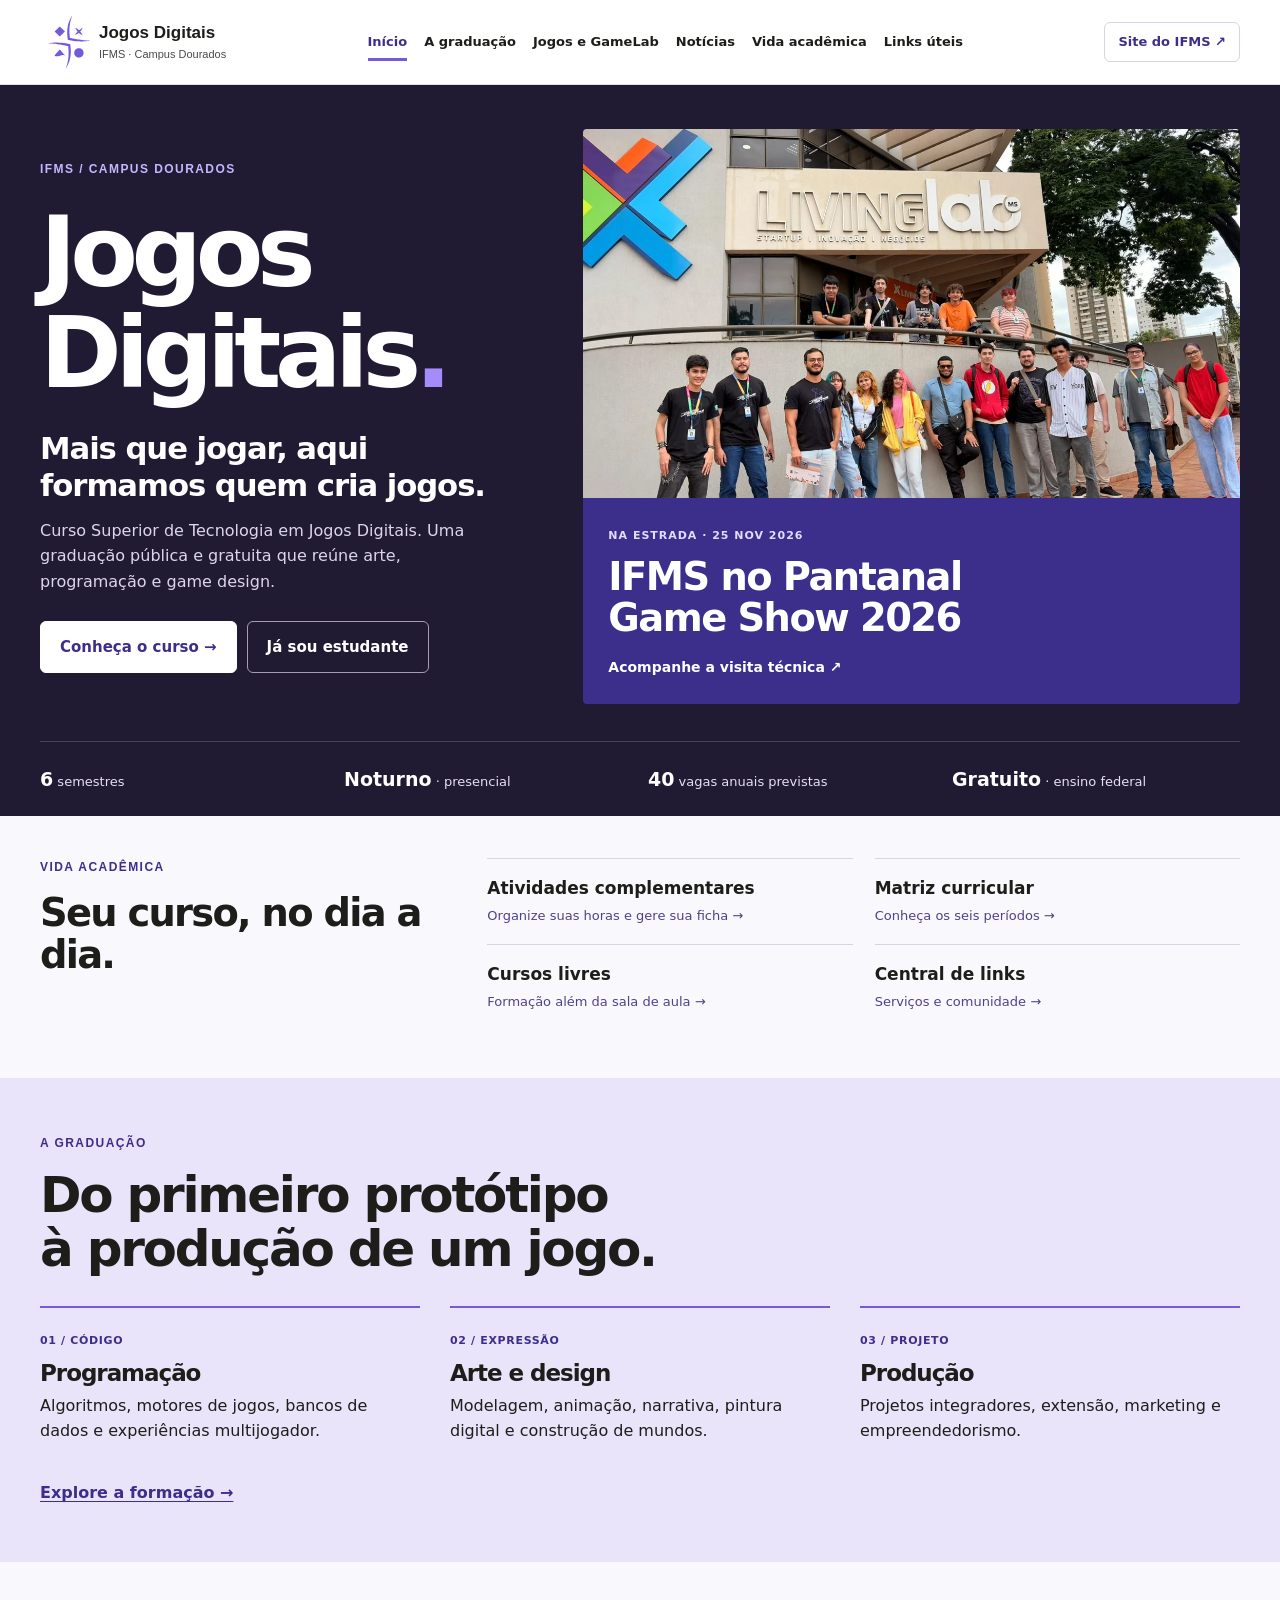
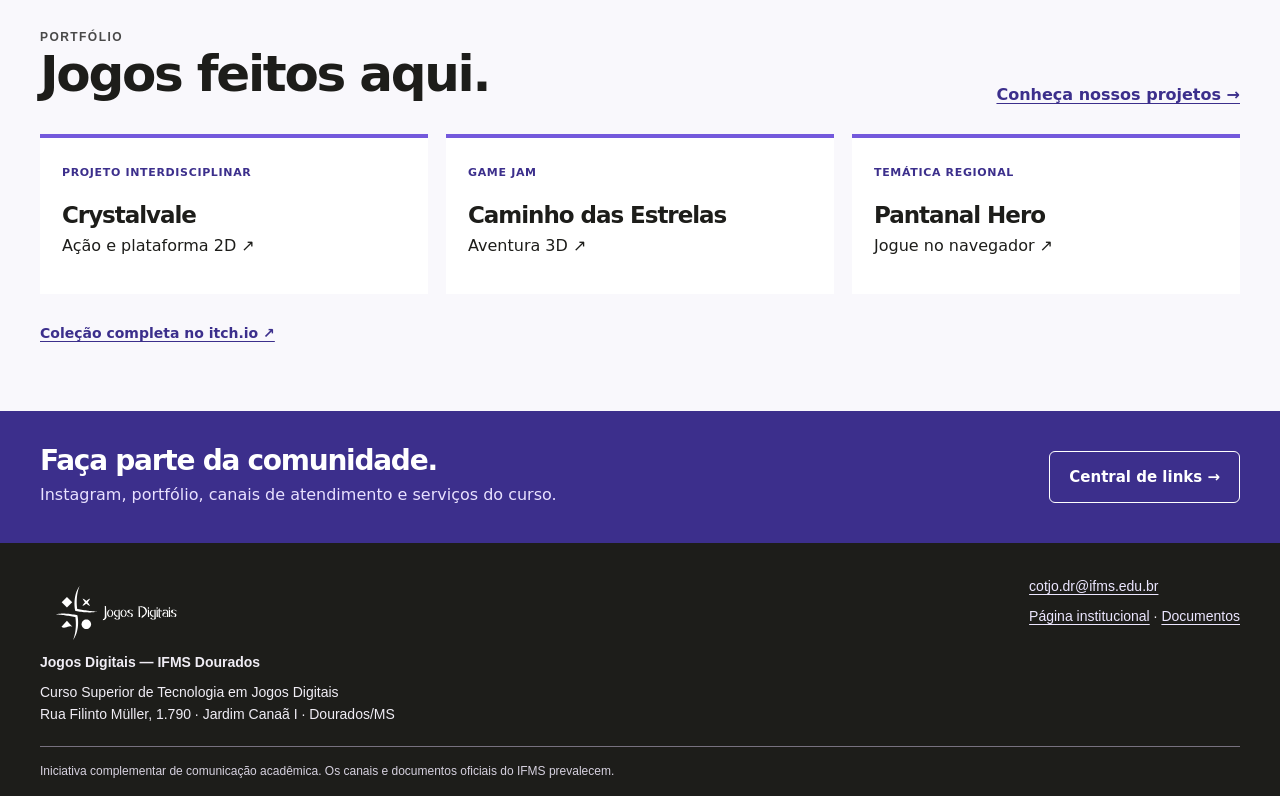
<file: index.html>
<!DOCTYPE html>

<html lang="pt-BR"><head><meta charset="utf-8"/><meta content="width=device-width, initial-scale=1" name="viewport"/><meta content="Curso Superior de Tecnologia em Jogos Digitais do IFMS Campus Dourados. Graduação, projetos e vida acadêmica." name="description"/><title>Início | Jogos Digitais — IFMS Dourados</title><link href="assets/style.css" rel="stylesheet"/><link href="assets/img/marca-roxa.svg" rel="icon" type="image/svg+xml"/></head><body><a class="skip" href="#main">Pular para o conteúdo</a><header class="site-header"><div class="wrap header-inner"><a class="brand" href="index.html"><img alt="" class="brand-symbol" height="92" src="assets/img/marca-roxa.svg" width="76"/><span><b>Jogos Digitais</b><small>IFMS · Campus Dourados</small></span></a><nav aria-label="Navegação principal"><a aria-current="page" href="index.html">Início</a><a href="curso.html">A graduação</a><a href="projetos.html">Jogos e GameLab</a><a href="noticias.html">Notícias</a><a href="estudante.html">Vida acadêmica</a><a href="links.html">Links úteis</a></nav><a class="institution" href="https://www.ifms.edu.br/campi/campus-dourados/cursos/graduacao/jogos-digitais">Site do IFMS ↗</a></div></header><main id="main"><section class="v5-hero"><div class="wrap v5-hero-grid"><div class="v5-intro"><p class="overline">IFMS / CAMPUS DOURADOS</p><h1>Jogos<br/>Digitais<span>.</span></h1><p class="v5-lead">Mais que jogar, aqui formamos quem cria jogos.</p><p>Curso Superior de Tecnologia em Jogos Digitais. Uma graduação pública e gratuita que reúne arte, programação e game design.</p><div class="launch-actions"><a class="btn primary" href="curso.html">Conheça o curso →</a><a class="btn secondary" href="estudante.html">Já sou estudante</a></div></div><a class="v5-feature" href="noticias.html#pantanal"><img alt="Grupo de participantes da visita técnica em frente ao Living Lab MS" height="720" src="assets/img/pantanal-game-show-2026.webp" width="1280"/><div class="v5-feature-caption"><span>NA ESTRADA · 25 NOV 2026</span><h2>IFMS no Pantanal<br/>Game Show 2026</h2><span class="feature-link">Acompanhe a visita técnica ↗</span></div></a></div><div class="wrap v5-facts"><div><b>6</b> semestres</div><div><b>Noturno</b> · presencial</div><div><b>40</b> vagas anuais previstas</div><div><b>Gratuito</b> · ensino federal</div></div></section><div class="wrap v5-access"><div><p class="overline">VIDA ACADÊMICA</p><h2>Seu curso, no dia a dia.</h2></div><div class="access-grid"><a href="atividades.html"><strong>Atividades complementares</strong><span>Organize suas horas e gere sua ficha →</span></a><a href="curso.html#matriz"><strong>Matriz curricular</strong><span>Conheça os seis períodos →</span></a><a href="estudante.html#cursos"><strong>Cursos livres</strong><span>Formação além da sala de aula →</span></a><a href="links.html"><strong>Central de links</strong><span>Serviços e comunidade →</span></a></div></div><section class="v5-study"><div class="wrap"><p class="overline">A GRADUAÇÃO</p><h2>Do primeiro protótipo<br/>à produção de um jogo.</h2><div class="v5-disciplines"><article><span>01 / CÓDIGO</span><h3>Programação</h3><p>Algoritmos, motores de jogos, bancos de dados e experiências multijogador.</p></article><article><span>02 / EXPRESSÃO</span><h3>Arte e design</h3><p>Modelagem, animação, narrativa, pintura digital e construção de mundos.</p></article><article><span>03 / PROJETO</span><h3>Produção</h3><p>Projetos integradores, extensão, marketing e empreendedorismo.</p></article></div><a class="text-link" href="curso.html">Explore a formação →</a></div></section><section class="wrap section"><div class="section-heading"><div><p class="overline">PORTFÓLIO</p><h2>Jogos feitos aqui.</h2></div><a class="text-link" href="projetos.html">Conheça nossos projetos →</a></div><div class="v5-games"><a href="https://emanuel-reiter.itch.io/crystalvale"><span>PROJETO INTERDISCIPLINAR</span><h3>Crystalvale</h3><p>Ação e plataforma 2D ↗</p></a><a href="https://tiojhow.itch.io/caminho-das-estrelas"><span>GAME JAM</span><h3>Caminho das Estrelas</h3><p>Aventura 3D ↗</p></a><a href="https://ilunaria.itch.io/pantanal-hero"><span>TEMÁTICA REGIONAL</span><h3>Pantanal Hero</h3><p>Jogue no navegador ↗</p></a></div><a class="collection" href="https://jogosdigitaisifms.itch.io/">Coleção completa no itch.io ↗</a></section><section class="community"><div class="wrap community-inner"><div><h2>Faça parte da comunidade.</h2><p>Instagram, portfólio, canais de atendimento e serviços do curso.</p></div><a class="btn secondary" href="links.html">Central de links →</a></div></section></main><footer><div class="wrap footer-inner"><div><img alt="Jogos Digitais" class="footer-signature" height="103" src="assets/img/assinatura-branca.svg" width="230"/><strong>Jogos Digitais — IFMS Dourados</strong><p>Curso Superior de Tecnologia em Jogos Digitais<br/>Rua Filinto Müller, 1.790 · Jardim Canaã I · Dourados/MS</p></div><div><a href="mailto:cotjo.dr@ifms.edu.br">cotjo.dr@ifms.edu.br</a><p><a href="https://www.ifms.edu.br/campi/campus-dourados/cursos/graduacao/jogos-digitais">Página institucional</a> · <a href="estudante.html#documentos">Documentos</a></p></div></div><div class="wrap footer-note">Iniciativa complementar de comunicação acadêmica. Os canais e documentos oficiais do IFMS prevalecem.</div></footer></body></html>
</file>
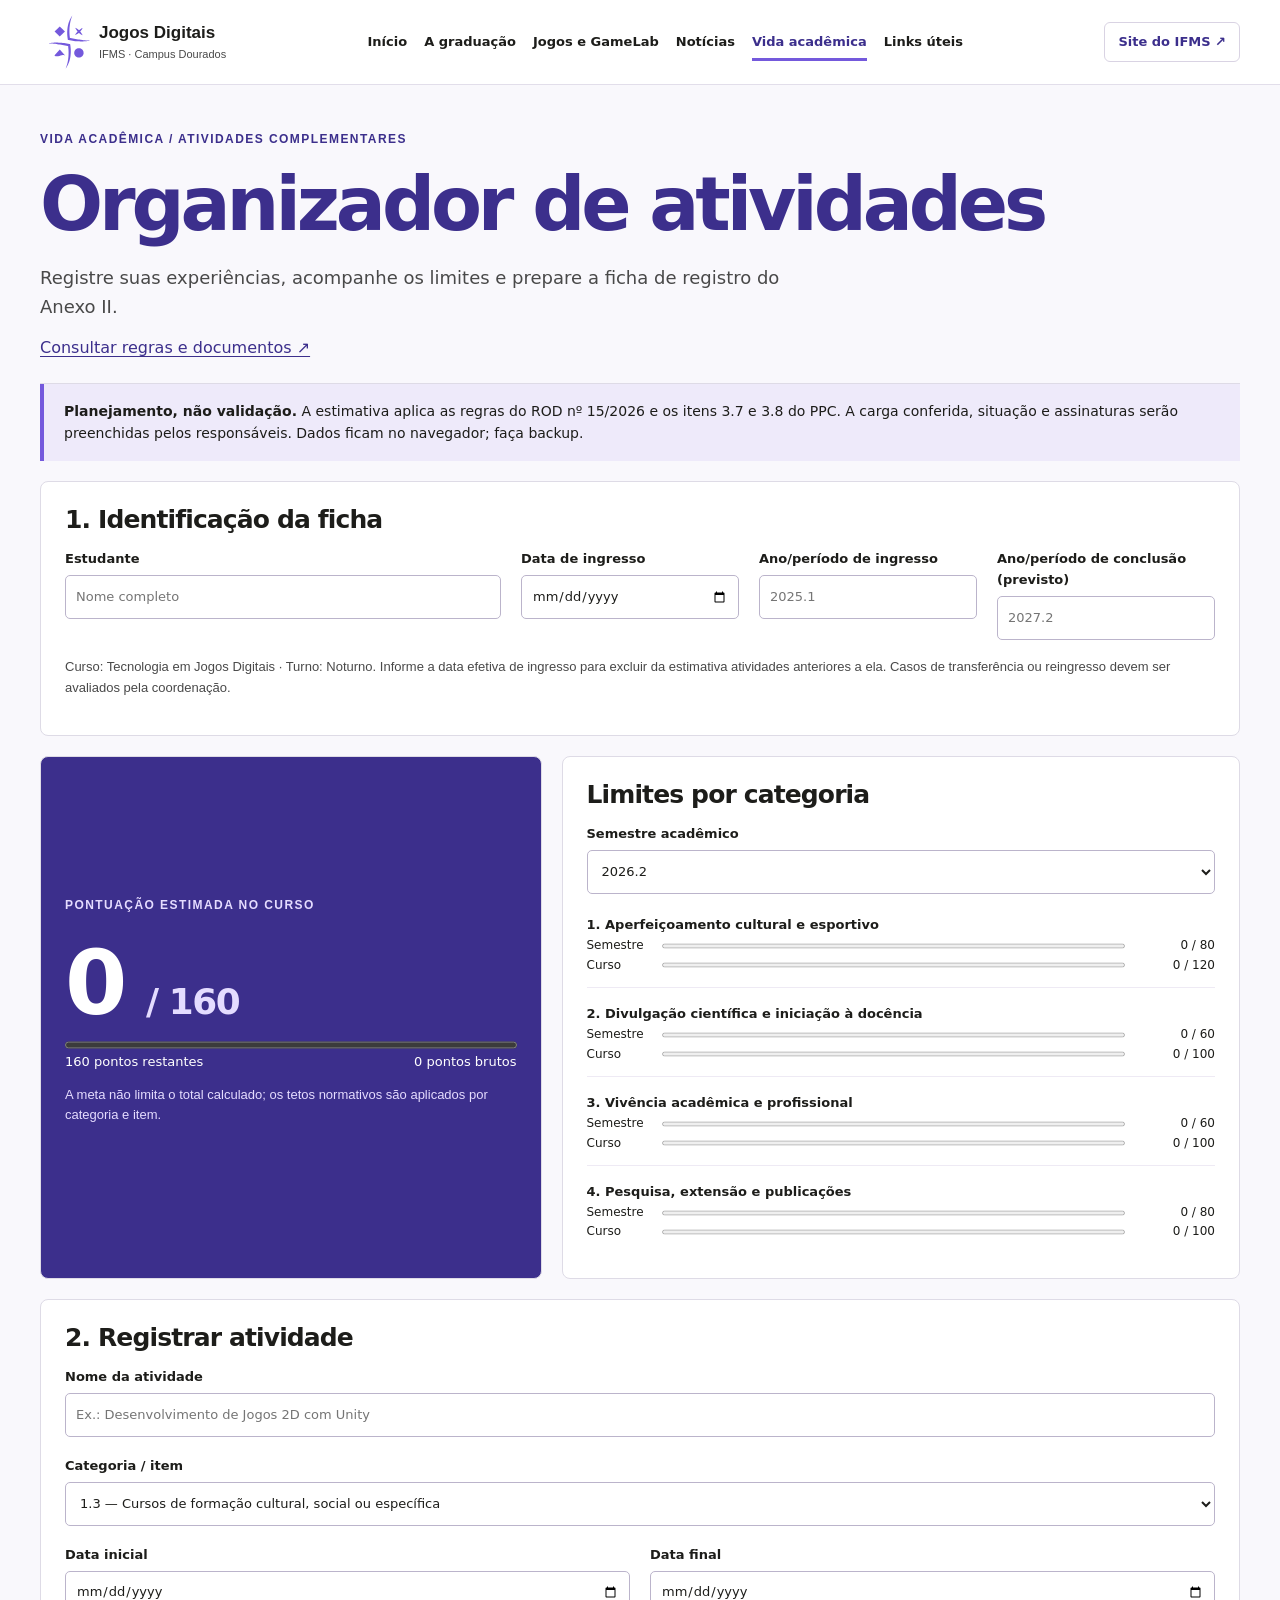
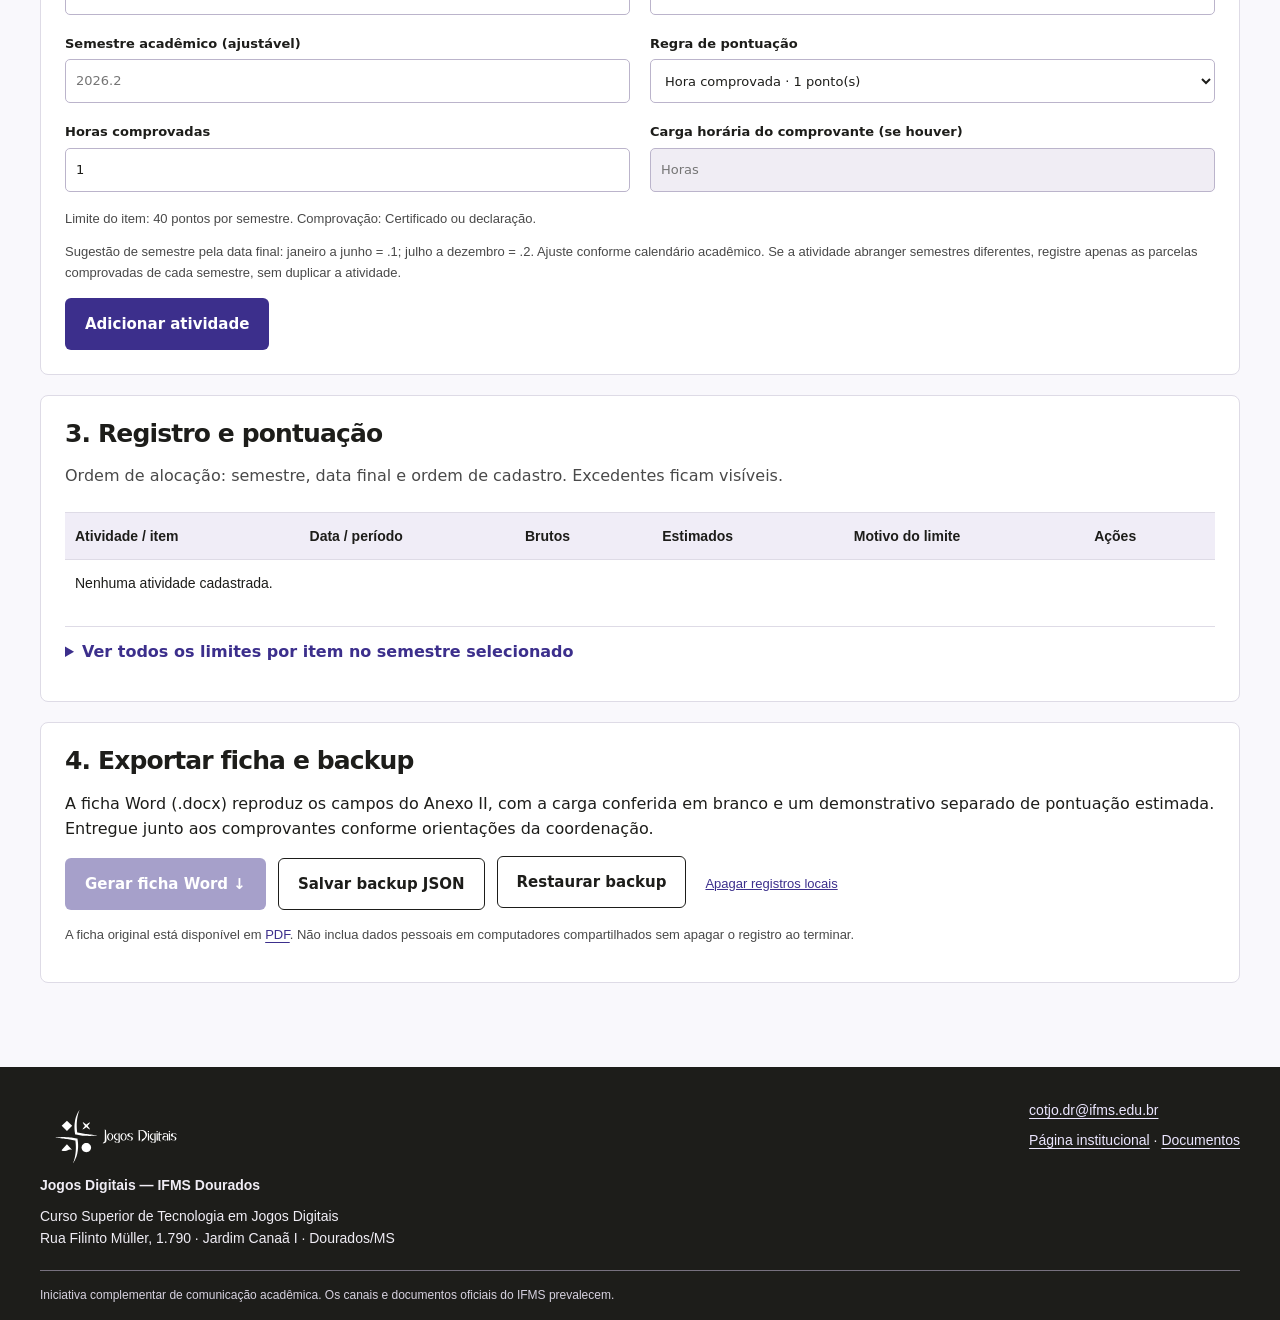
<file: atividades.html>
<!DOCTYPE html>

<html lang="pt-BR"><head><meta charset="utf-8"/><meta content="width=device-width, initial-scale=1" name="viewport"/><meta content="Curso Superior de Tecnologia em Jogos Digitais do IFMS Campus Dourados. Graduação, projetos e vida acadêmica." name="description"/><title>Organizador de atividades | Jogos Digitais — IFMS</title><link href="assets/style.css" rel="stylesheet"/><link href="assets/img/marca-roxa.svg" rel="icon" type="image/svg+xml"/><script defer="" src="assets/atividades.js"></script></head><body><a class="skip" href="#main">Pular para o conteúdo</a><header class="site-header"><div class="wrap header-inner"><a class="brand" href="index.html"><img alt="" class="brand-symbol" height="92" src="assets/img/marca-roxa.svg" width="76"/><span><b>Jogos Digitais</b><small>IFMS · Campus Dourados</small></span></a><nav aria-label="Navegação principal"><a href="index.html">Início</a><a href="curso.html">A graduação</a><a href="projetos.html">Jogos e GameLab</a><a href="noticias.html">Notícias</a><a aria-current="page" href="estudante.html">Vida acadêmica</a><a href="links.html">Links úteis</a></nav><a class="institution" href="https://www.ifms.edu.br/campi/campus-dourados/cursos/graduacao/jogos-digitais">Site do IFMS ↗</a></div></header><main id="main"><section class="wrap page-intro tool-intro"><p class="overline">VIDA ACADÊMICA / ATIVIDADES COMPLEMENTARES</p><h1>Organizador de atividades</h1><p>Registre suas experiências, acompanhe os limites e prepare a ficha de registro do Anexo II.</p><a href="estudante.html#formacao">Consultar regras e documentos ↗</a></section><section class="wrap tool-wrap"><div class="tool-note"><b>Planejamento, não validação.</b> A estimativa aplica as regras do ROD nº 15/2026 e os itens 3.7 e 3.8 do PPC. A carga conferida, situação e assinaturas serão preenchidas pelos responsáveis. Dados ficam no navegador; faça backup.</div><p id="storage-warning" role="status"></p><section class="tool-panel"><h2>1. Identificação da ficha</h2><div class="tool-fields profile-fields"><label>Estudante<input autocomplete="off" id="student" maxlength="150" placeholder="Nome completo"/></label><label>Data de ingresso<input id="entry" type="date"/></label><label>Ano/período de ingresso<input id="entry-period" pattern="[0-9]{4}\.[12]" placeholder="2025.1"/></label><label>Ano/período de conclusão (previsto)<input id="finish" pattern="[0-9]{4}\.[12]" placeholder="2027.2"/></label></div><p class="fineprint">Curso: Tecnologia em Jogos Digitais · Turno: Noturno. Informe a data efetiva de ingresso para excluir da estimativa atividades anteriores a ela. Casos de transferência ou reingresso devem ser avaliados pela coordenação.</p></section><section class="tool-summary"><div class="tool-panel summary-main"><p class="overline">PONTUAÇÃO ESTIMADA NO CURSO</p><strong class="score" id="total-est">0 <small>/ 160</small></strong><progress id="total-progress" max="160" value="0"></progress><div class="progress-meta"><span id="remain">160 pontos restantes</span><span id="raw-total">0 brutos</span></div><p class="fineprint">A meta não limita o total calculado; os tetos normativos são aplicados por categoria e item.</p></div><div class="tool-panel"><h2>Limites por categoria</h2><label>Semestre acadêmico<select id="period-view"></select></label><div id="category-summary"></div></div></section><section class="tool-panel"><h2>2. Registrar atividade</h2><form id="register"><div class="tool-fields"><label class="wide">Nome da atividade<input id="activity" maxlength="180" placeholder="Ex.: Desenvolvimento de Jogos 2D com Unity" required=""/></label><label class="wide">Categoria / item<select id="rule" required=""></select></label><label>Data inicial<input id="start" required="" type="date"/></label><label>Data final<input id="end" required="" type="date"/></label><label>Semestre acadêmico (ajustável)<input id="period" pattern="[0-9]{4}\.[12]" placeholder="2026.2" required=""/></label><label>Regra de pontuação<select id="mode"></select></label><label id="quantity-label">Quantidade<input id="quantity" max="100000" min="0.01" required="" step="any" type="number" value="1"/></label><label>Carga horária do comprovante (se houver)<input id="certificate" max="100000" min="0.01" placeholder="Horas" step="any" type="number"/></label></div><p class="fineprint" id="rule-hint"></p><p class="fineprint">Sugestão de semestre pela data final: janeiro a junho = .1; julho a dezembro = .2. Ajuste conforme calendário acadêmico. Se a atividade abranger semestres diferentes, registre apenas as parcelas comprovadas de cada semestre, sem duplicar a atividade.</p><p id="form-msg" role="alert"></p><div class="tool-actions"><button class="btn primary" id="submit-activity" type="submit">Adicionar atividade</button><button class="btn secondary" hidden="" id="cancel-edit" type="button">Cancelar edição</button></div></form></section><section class="tool-panel"><div class="section-heading"><div><h2>3. Registro e pontuação</h2><p>Ordem de alocação: semestre, data final e ordem de cadastro. Excedentes ficam visíveis.</p></div></div><div aria-label="Atividades cadastradas" class="table-scroll" role="region" tabindex="0"><table class="activity-table"><thead><tr><th>Atividade / item</th><th>Data / período</th><th>Brutos</th><th>Estimados</th><th>Motivo do limite</th><th>Ações</th></tr></thead><tbody id="records"></tbody></table></div><details><summary>Ver todos os limites por item no semestre selecionado</summary><div class="table-scroll" tabindex="0"><table><thead><tr><th>Item</th><th>Brutos</th><th>Estimados</th><th>Teto do item</th></tr></thead><tbody id="item-summary"></tbody></table></div></details></section><section class="tool-panel"><h2>4. Exportar ficha e backup</h2><p>A ficha Word (.docx) reproduz os campos do Anexo II, com a carga conferida em branco e um demonstrativo separado de pontuação estimada. Entregue junto aos comprovantes conforme orientações da coordenação.</p><div class="tool-actions"><button class="btn primary" id="export-docx">Gerar ficha Word ↓</button><button class="btn secondary" id="backup">Salvar backup JSON</button><label class="btn secondary file-btn">Restaurar backup<input accept=".json,application/json" id="restore" type="file"/></label><button class="link-button" id="erase">Apagar registros locais</button></div><p class="fineprint">A ficha original está disponível em <a href="documentos/ficha-atividades-anexo-ii.pdf">PDF</a>. Não inclua dados pessoais em computadores compartilhados sem apagar o registro ao terminar.</p><div hidden="" id="legacy-area"><p>Registros da versão anterior encontrados. Não é possível migrar automaticamente sem datas e categorias. Baixe-os e recadastre os dados.</p><button class="btn secondary" id="legacy-download">Baixar registros anteriores</button></div></section></section></main><footer><div class="wrap footer-inner"><div><img alt="Jogos Digitais" class="footer-signature" height="103" src="assets/img/assinatura-branca.svg" width="230"/><strong>Jogos Digitais — IFMS Dourados</strong><p>Curso Superior de Tecnologia em Jogos Digitais<br/>Rua Filinto Müller, 1.790 · Jardim Canaã I · Dourados/MS</p></div><div><a href="mailto:cotjo.dr@ifms.edu.br">cotjo.dr@ifms.edu.br</a><p><a href="https://www.ifms.edu.br/campi/campus-dourados/cursos/graduacao/jogos-digitais">Página institucional</a> · <a href="estudante.html#documentos">Documentos</a></p></div></div><div class="wrap footer-note">Iniciativa complementar de comunicação acadêmica. Os canais e documentos oficiais do IFMS prevalecem.</div></footer></body></html>
</file>
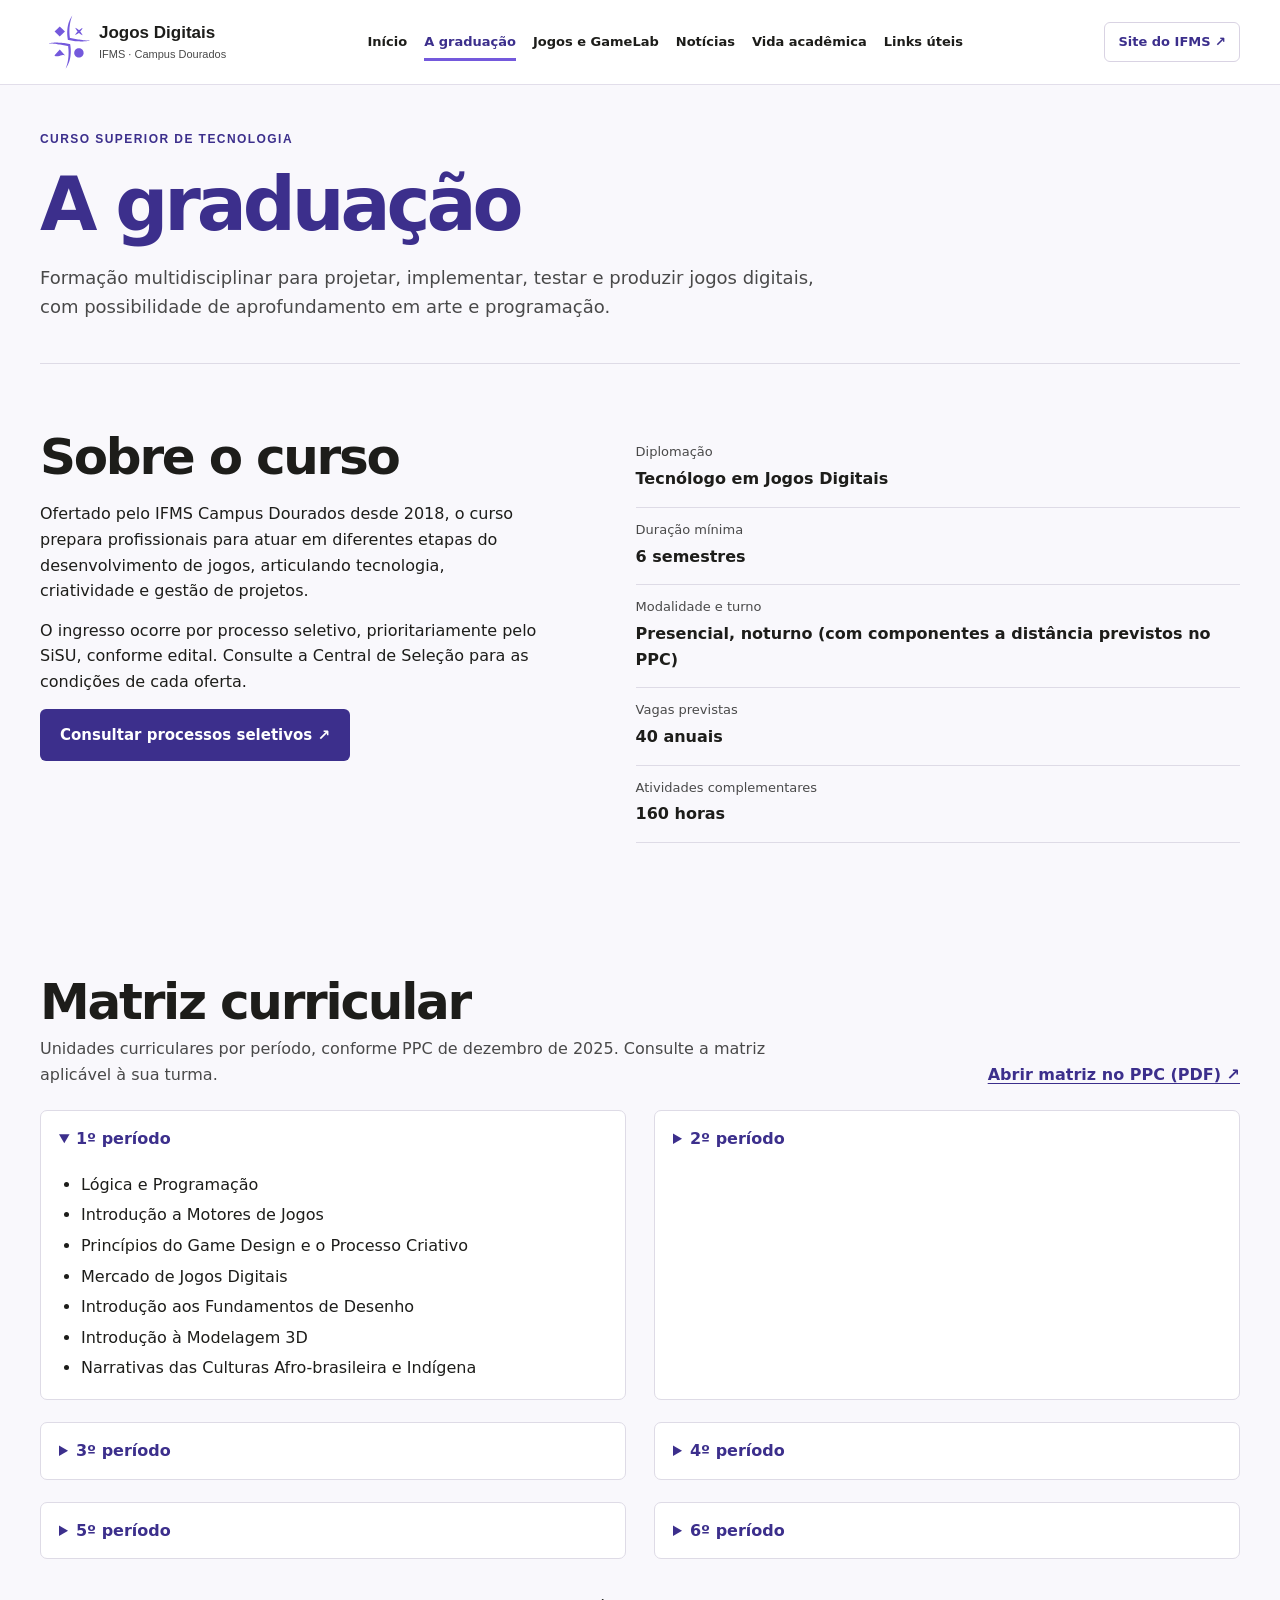
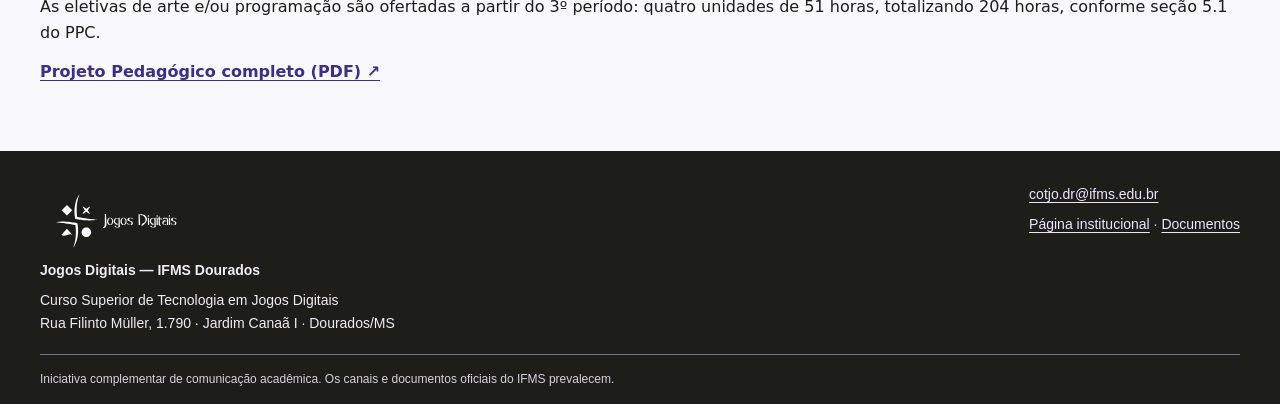
<file: curso.html>
<!DOCTYPE html>

<html lang="pt-BR"><head><meta charset="utf-8"/><meta content="width=device-width, initial-scale=1" name="viewport"/><meta content="Curso Superior de Tecnologia em Jogos Digitais do IFMS Campus Dourados. Graduação, projetos e vida acadêmica." name="description"/><title>A graduação | Jogos Digitais — IFMS Dourados</title><link href="assets/style.css" rel="stylesheet"/><link href="assets/img/marca-roxa.svg" rel="icon" type="image/svg+xml"/></head><body><a class="skip" href="#main">Pular para o conteúdo</a><header class="site-header"><div class="wrap header-inner"><a class="brand" href="index.html"><img alt="" class="brand-symbol" height="92" src="assets/img/marca-roxa.svg" width="76"/><span><b>Jogos Digitais</b><small>IFMS · Campus Dourados</small></span></a><nav aria-label="Navegação principal"><a href="index.html">Início</a><a aria-current="page" href="curso.html">A graduação</a><a href="projetos.html">Jogos e GameLab</a><a href="noticias.html">Notícias</a><a href="estudante.html">Vida acadêmica</a><a href="links.html">Links úteis</a></nav><a class="institution" href="https://www.ifms.edu.br/campi/campus-dourados/cursos/graduacao/jogos-digitais">Site do IFMS ↗</a></div></header><main id="main"><section class="page-intro wrap"><p class="overline">CURSO SUPERIOR DE TECNOLOGIA</p><h1>A graduação</h1><p>Formação multidisciplinar para projetar, implementar, testar e produzir jogos digitais, com possibilidade de aprofundamento em arte e programação.</p></section><section class="wrap section editorial"><div><h2>Sobre o curso</h2><p>Ofertado pelo IFMS Campus Dourados desde 2018, o curso prepara profissionais para atuar em diferentes etapas do desenvolvimento de jogos, articulando tecnologia, criatividade e gestão de projetos.</p><p>O ingresso ocorre por processo seletivo, prioritariamente pelo SiSU, conforme edital. Consulte a Central de Seleção para as condições de cada oferta.</p><a class="btn primary" href="https://selecao.ifms.edu.br/">Consultar processos seletivos ↗</a></div><dl class="course-facts"><div><dt>Diplomação</dt><dd>Tecnólogo em Jogos Digitais</dd></div><div><dt>Duração mínima</dt><dd>6 semestres</dd></div><div><dt>Modalidade e turno</dt><dd>Presencial, noturno (com componentes a distância previstos no PPC)</dd></div><div><dt>Vagas previstas</dt><dd>40 anuais</dd></div><div><dt>Atividades complementares</dt><dd>160 horas</dd></div></dl></section><section class="wrap section" id="matriz"><div class="section-heading"><div><h2>Matriz curricular</h2><p>Unidades curriculares por período, conforme PPC de dezembro de 2025. Consulte a matriz aplicável à sua turma.</p></div><a class="text-link" href="documentos/ppc-2025.pdf#page=40">Abrir matriz no PPC (PDF) ↗</a></div><div class="semester-grid"><details class="semester" open=""><summary>1º período</summary><ul><li>Lógica e Programação</li><li>Introdução a Motores de Jogos</li><li>Princípios do Game Design e o Processo Criativo</li><li>Mercado de Jogos Digitais</li><li>Introdução aos Fundamentos de Desenho</li><li>Introdução à Modelagem 3D</li><li>Narrativas das Culturas Afro-brasileira e Indígena</li></ul></details><details class="semester"><summary>2º período</summary><ul><li>Programação de Jogos e Orientação a Objetos</li><li>Narrativa para Jogos Digitais</li><li>Proporção e Anatomia para Arte Digital</li><li>Pintura Digital e Arte Conceitual</li><li>Modelagem 3D e Level Design</li><li>Texturização</li></ul></details><details class="semester"><summary>3º período</summary><ul><li>Programação em Motores de Jogos 1</li><li>Mecânicas e Level Design</li><li>Eletiva 1 (Trilha)</li><li>Animação 2D</li><li>Design de Personagens e Arte Conceitual</li><li>Esculturas Digitais</li><li>Marketing para Jogos Digitais</li></ul></details><details class="semester"><summary>4º período</summary><ul><li>Programação em Motores de Jogos 2</li><li>Design Gráfico para Jogos Digitais</li><li>Eletiva 2 (Trilha)</li><li>Processo de Desenvolvimento de Jogos Digitais</li><li>Animação 3D</li><li>Empreendedorismo e Inovação</li><li>Atividade de Extensão I</li></ul></details><details class="semester"><summary>5º período</summary><ul><li>Banco de Dados Aplicado para Jogos Digitais</li><li>Multijogador e Nuvem para Jogos</li><li>Eletiva 3 (Trilha)</li><li>Áudio em Jogos Digitais</li><li>Preparação para o Mundo do Trabalho</li><li>Atividade de Extensão II</li><li>Projeto Integrador - Pré-produção</li></ul></details><details class="semester"><summary>6º período</summary><ul><li>Tendências de Motores de Jogos</li><li>Edição de Vídeo para Jogos Digitais</li><li>Eletiva 4 (Trilha)</li><li>Atividade de Extensão III</li><li>Projeto Integrador - Produção</li></ul></details></div><p>As eletivas de arte e/ou programação são ofertadas a partir do 3º período: quatro unidades de 51 horas, totalizando 204 horas, conforme seção 5.1 do PPC.</p><a class="text-link" href="documentos/ppc-2025.pdf">Projeto Pedagógico completo (PDF) ↗</a></section></main><footer><div class="wrap footer-inner"><div><img alt="Jogos Digitais" class="footer-signature" height="103" src="assets/img/assinatura-branca.svg" width="230"/><strong>Jogos Digitais — IFMS Dourados</strong><p>Curso Superior de Tecnologia em Jogos Digitais<br/>Rua Filinto Müller, 1.790 · Jardim Canaã I · Dourados/MS</p></div><div><a href="mailto:cotjo.dr@ifms.edu.br">cotjo.dr@ifms.edu.br</a><p><a href="https://www.ifms.edu.br/campi/campus-dourados/cursos/graduacao/jogos-digitais">Página institucional</a> · <a href="estudante.html#documentos">Documentos</a></p></div></div><div class="wrap footer-note">Iniciativa complementar de comunicação acadêmica. Os canais e documentos oficiais do IFMS prevalecem.</div></footer></body></html>
</file>
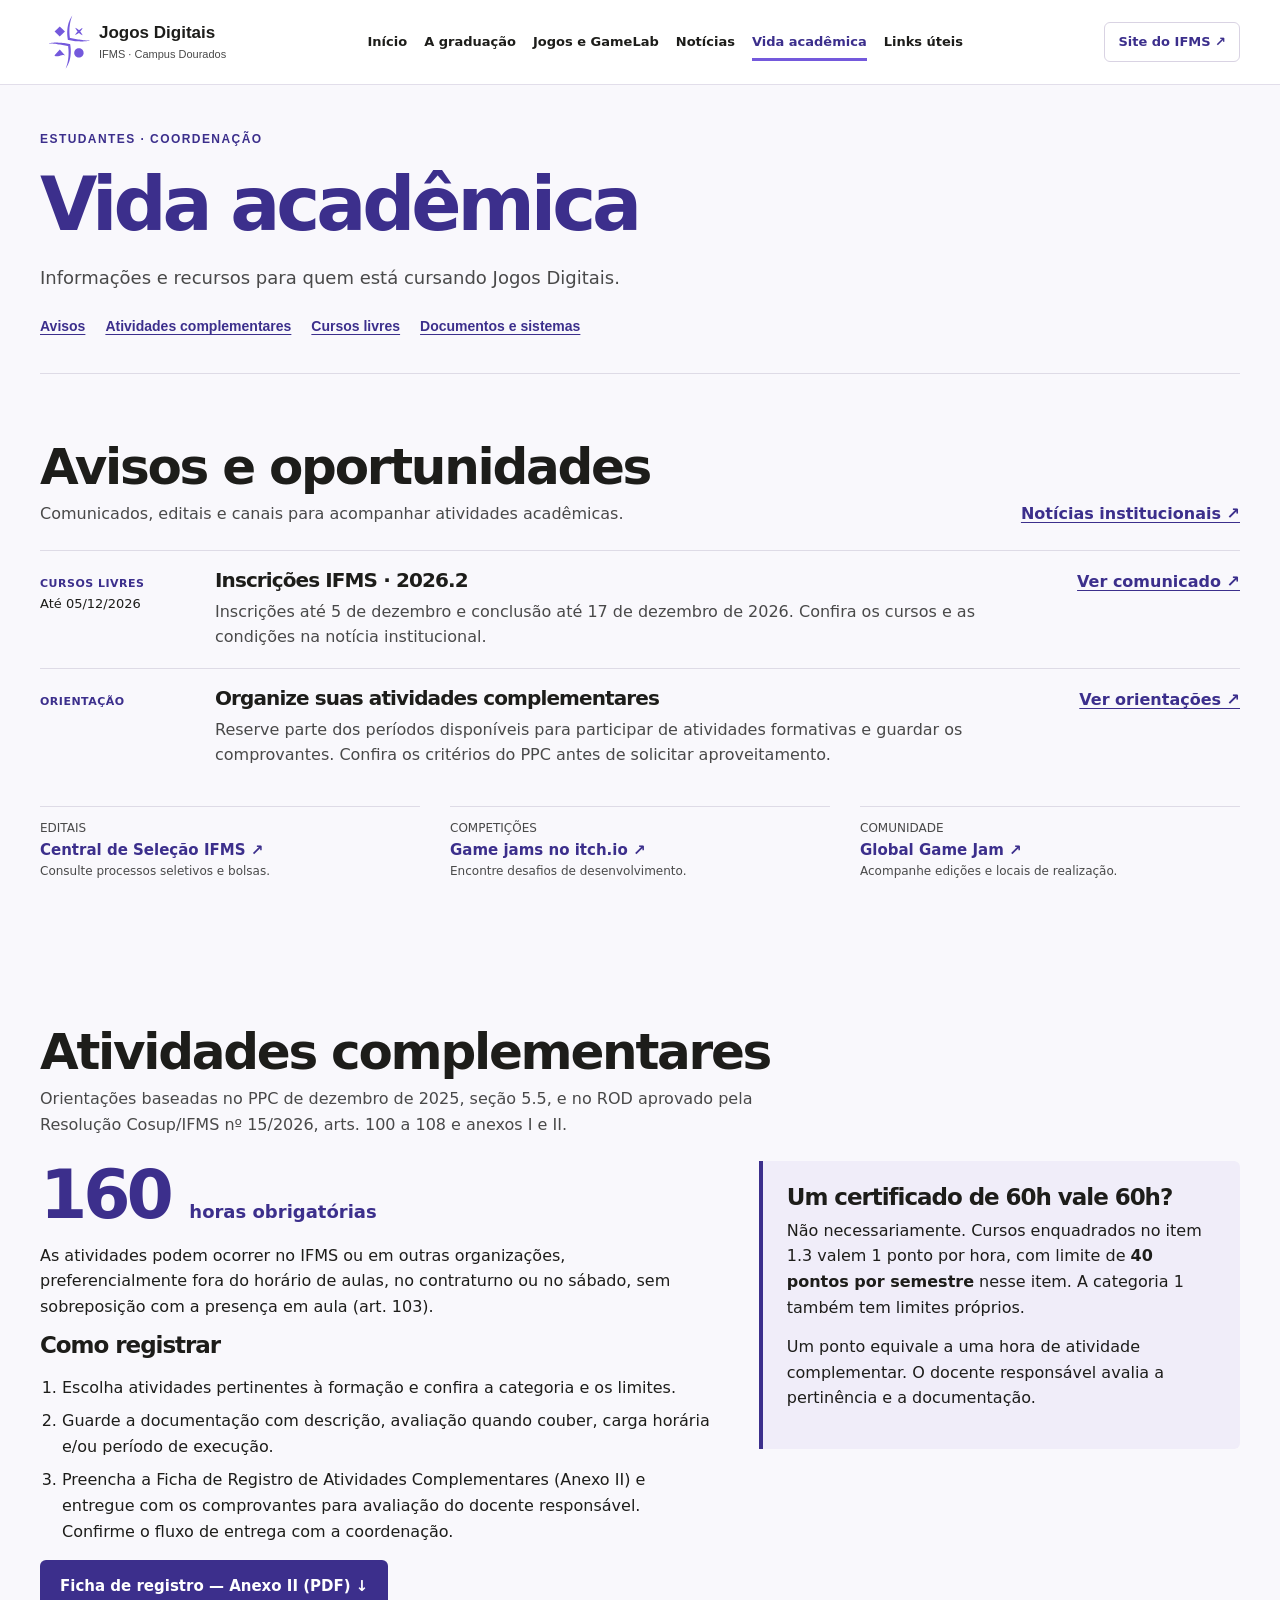
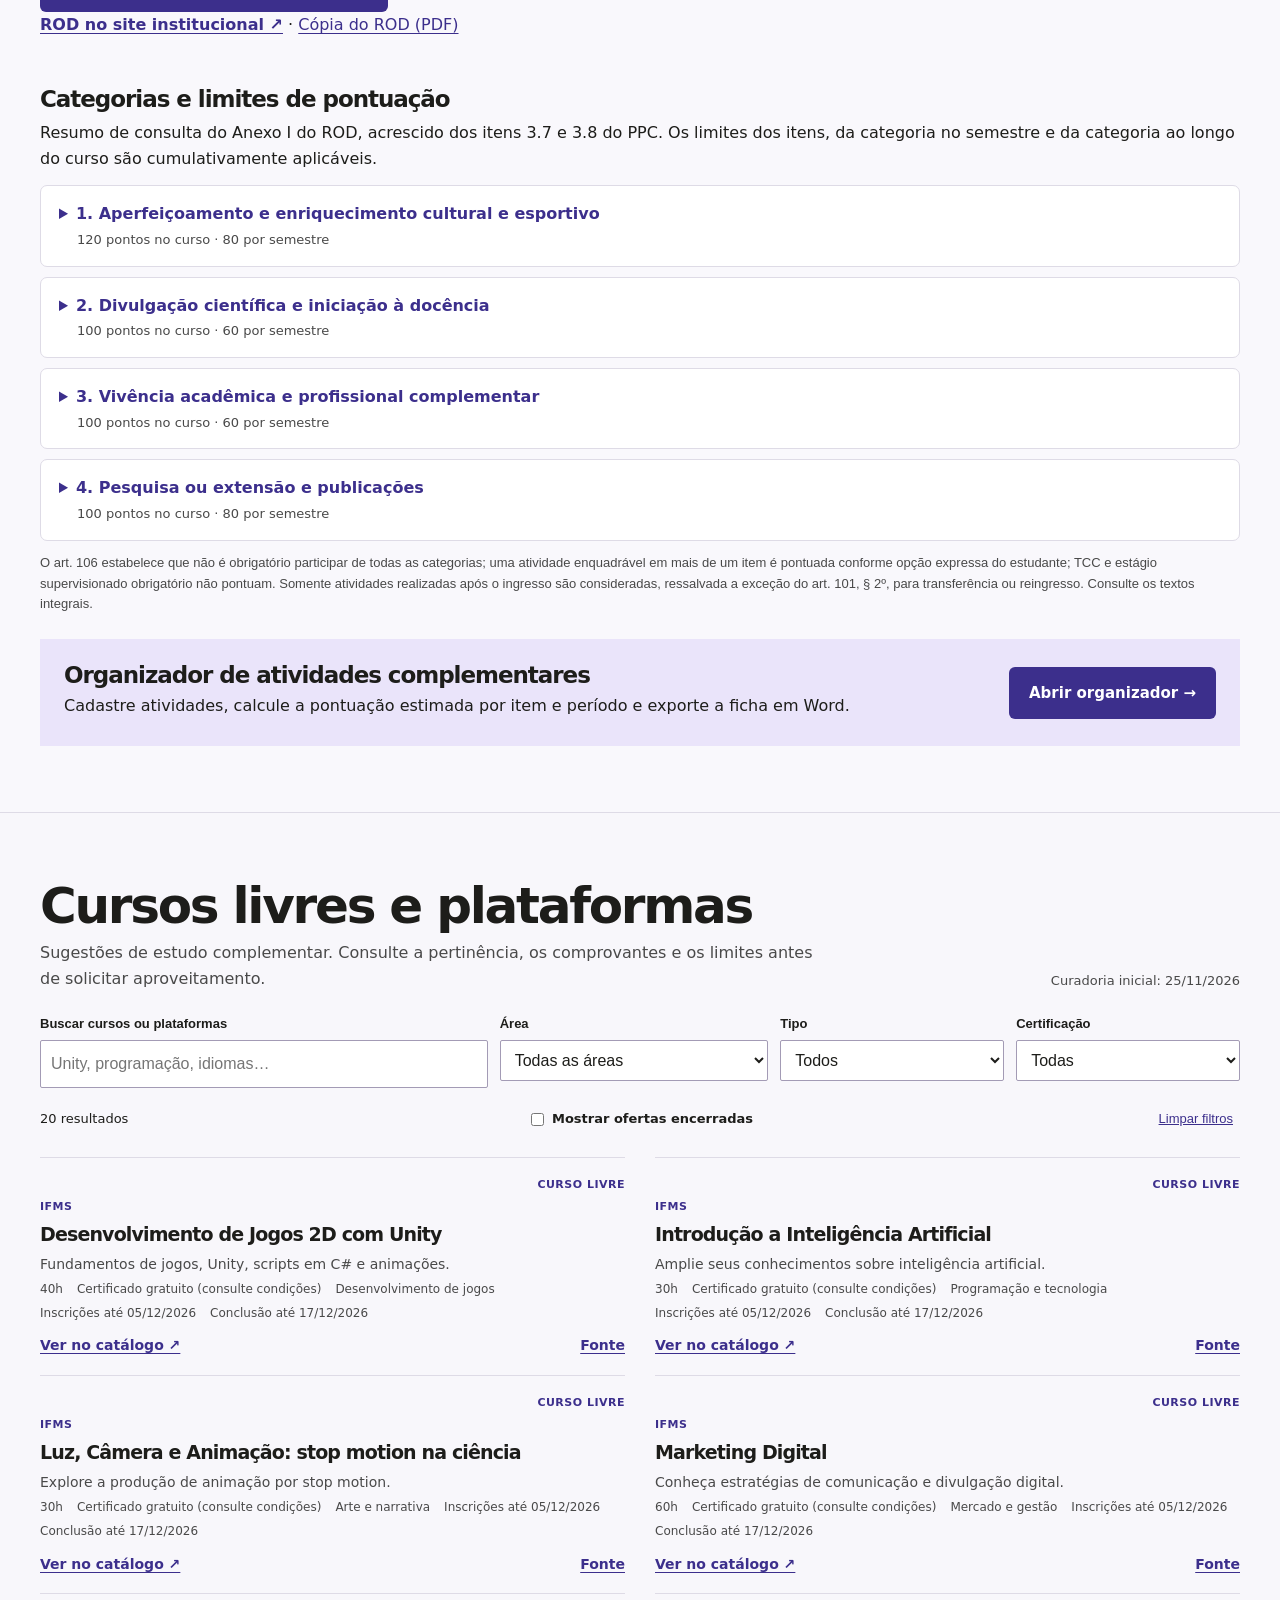
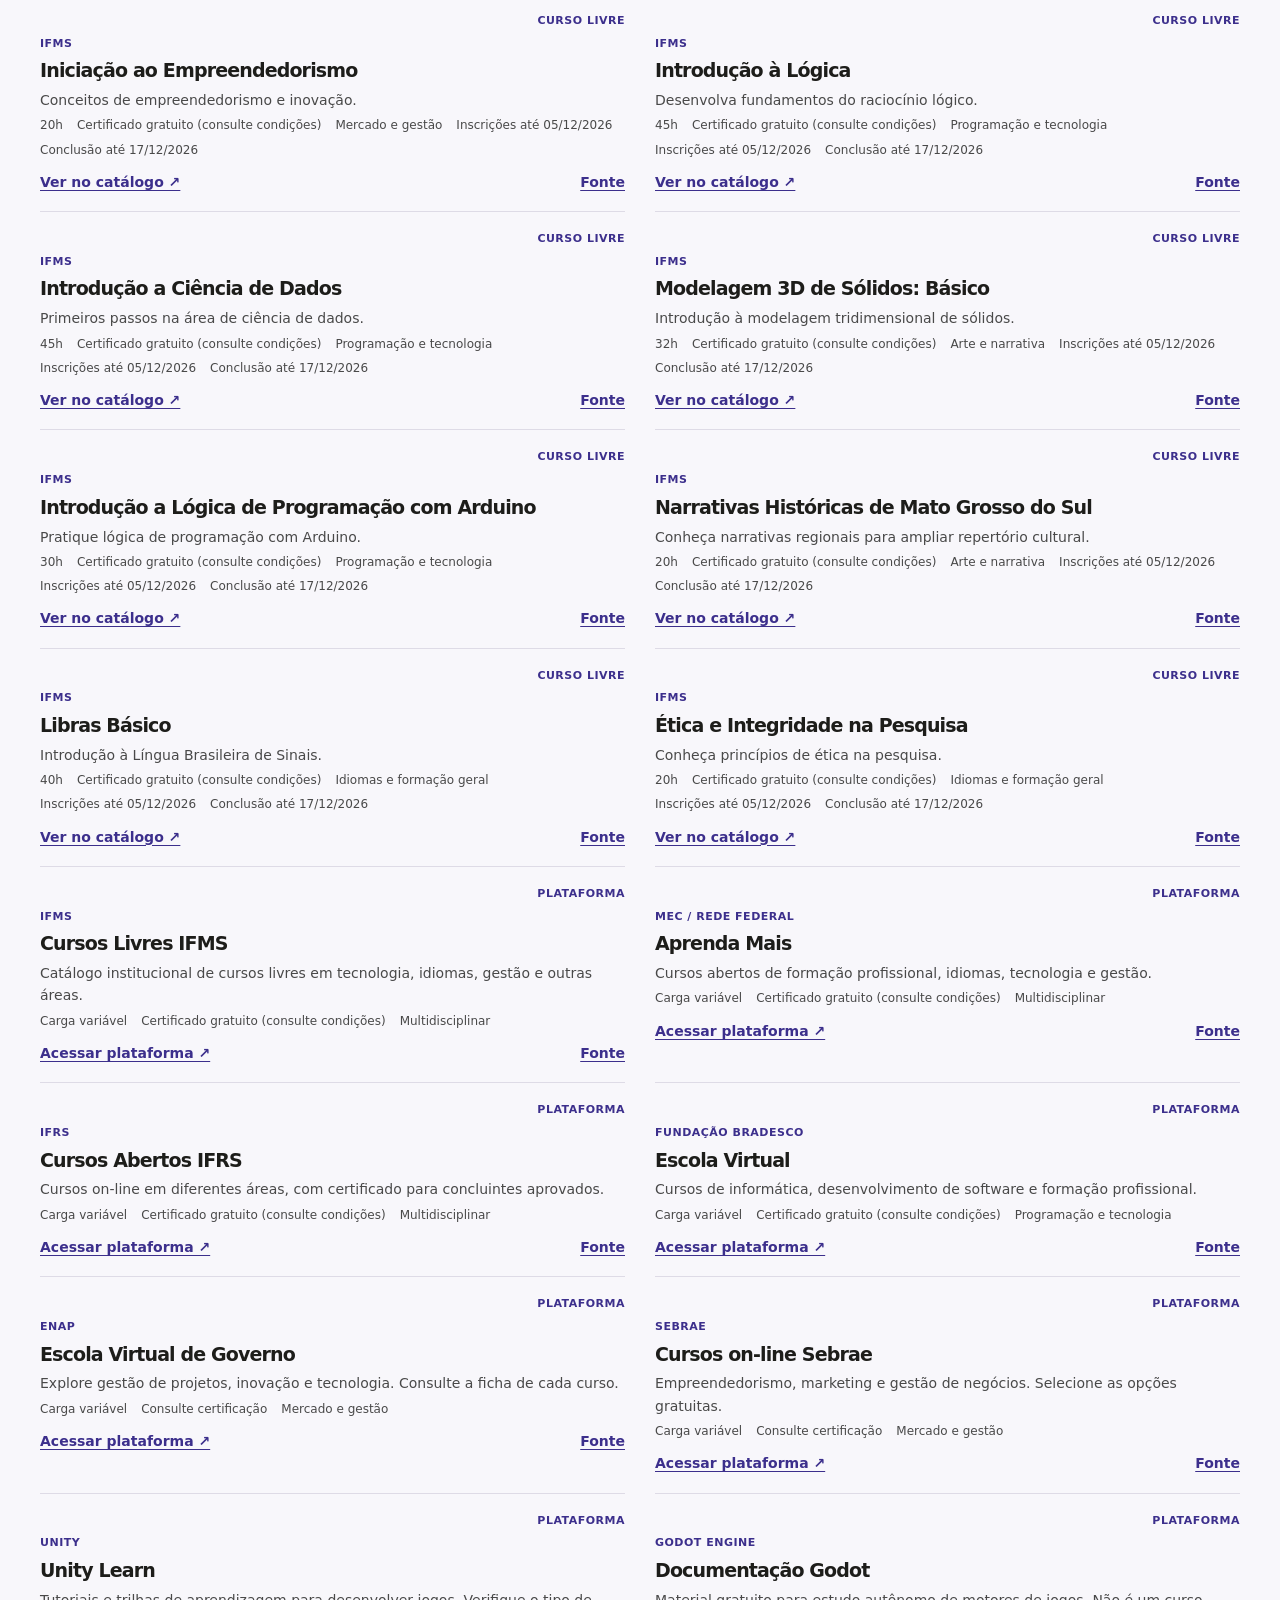
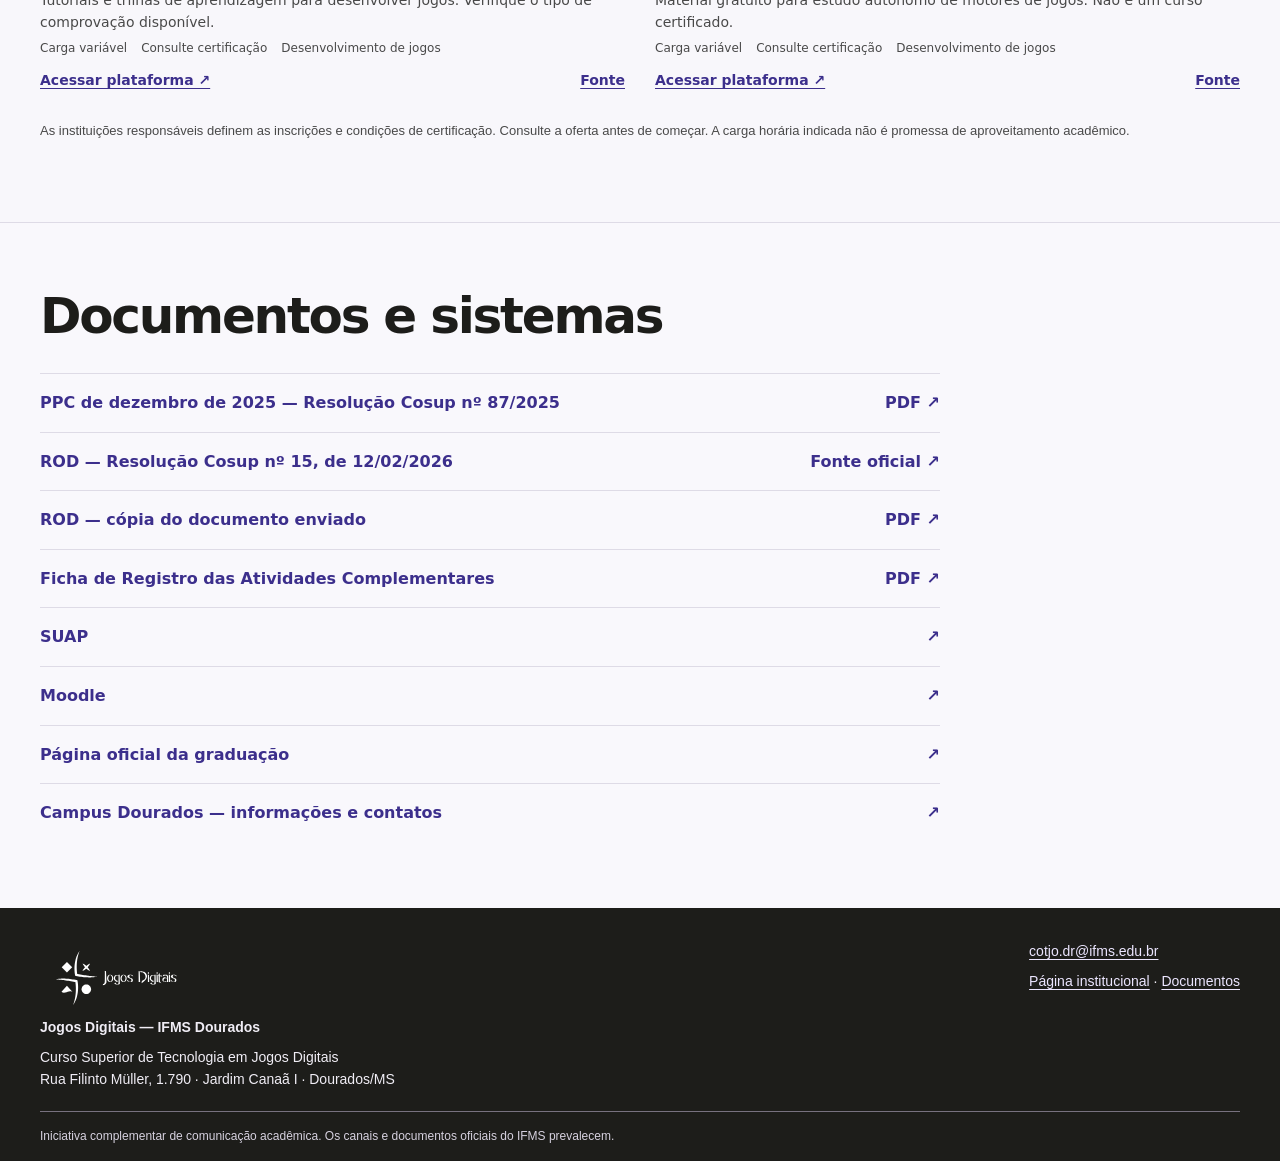
<file: estudante.html>
<!DOCTYPE html>

<html lang="pt-BR"><head><meta charset="utf-8"/><meta content="width=device-width, initial-scale=1" name="viewport"/><meta content="Curso Superior de Tecnologia em Jogos Digitais do IFMS Campus Dourados. Graduação, projetos e vida acadêmica." name="description"/><title>Vida acadêmica | Jogos Digitais — IFMS Dourados</title><link href="assets/style.css" rel="stylesheet"/><script defer="" src="data/conteudo.js"></script><script defer="" src="assets/app.js"></script><link href="assets/img/marca-roxa.svg" rel="icon" type="image/svg+xml"/></head><body><a class="skip" href="#main">Pular para o conteúdo</a><header class="site-header"><div class="wrap header-inner"><a class="brand" href="index.html"><img alt="" class="brand-symbol" height="92" src="assets/img/marca-roxa.svg" width="76"/><span><b>Jogos Digitais</b><small>IFMS · Campus Dourados</small></span></a><nav aria-label="Navegação principal"><a href="index.html">Início</a><a href="curso.html">A graduação</a><a href="projetos.html">Jogos e GameLab</a><a href="noticias.html">Notícias</a><a aria-current="page" href="estudante.html">Vida acadêmica</a><a href="links.html">Links úteis</a></nav><a class="institution" href="https://www.ifms.edu.br/campi/campus-dourados/cursos/graduacao/jogos-digitais">Site do IFMS ↗</a></div></header><main id="main"><section class="wrap page-intro"><p class="overline">ESTUDANTES · COORDENAÇÃO</p><h1>Vida acadêmica</h1><p>Informações e recursos para quem está cursando Jogos Digitais.</p><nav aria-label="Seções" class="subnav"><a href="#oportunidades">Avisos</a><a href="#formacao">Atividades complementares</a><a href="#cursos">Cursos livres</a><a href="#documentos">Documentos e sistemas</a></nav></section><section class="section wrap" id="oportunidades"><div class="section-heading"><div><h2>Avisos e oportunidades</h2><p>Comunicados, editais e canais para acompanhar atividades acadêmicas.</p></div><a class="text-link" href="https://www.ifms.edu.br/" rel="noopener" target="_blank">Notícias institucionais ↗</a></div><div class="notice-list" id="notice-list"></div><div class="resource-grid"><a class="resource" href="https://selecao.ifms.edu.br/" rel="noopener" target="_blank"><span>EDITAIS</span><b>Central de Seleção IFMS ↗</b><small>Consulte processos seletivos e bolsas.</small></a><a class="resource" href="https://itch.io/jams" rel="noopener" target="_blank"><span>COMPETIÇÕES</span><b>Game jams no itch.io ↗</b><small>Encontre desafios de desenvolvimento.</small></a><a class="resource" href="https://globalgamejam.org/" rel="noopener" target="_blank"><span>COMUNIDADE</span><b>Global Game Jam ↗</b><small>Acompanhe edições e locais de realização.</small></a></div></section><section class="wrap section" id="formacao"><div class="section-heading"><div><h2>Atividades complementares</h2><p>Orientações baseadas no PPC de dezembro de 2025, seção 5.5, e no ROD aprovado pela Resolução Cosup/IFMS nº 15/2026, arts. 100 a 108 e anexos I e II.</p></div></div><div class="academic-grid"><article><p class="big-number">160 <small>horas obrigatórias</small></p><p>As atividades podem ocorrer no IFMS ou em outras organizações, preferencialmente fora do horário de aulas, no contraturno ou no sábado, sem sobreposição com a presença em aula (art. 103).</p><h3>Como registrar</h3><ol class="steps"><li>Escolha atividades pertinentes à formação e confira a categoria e os limites.</li><li>Guarde a documentação com descrição, avaliação quando couber, carga horária e/ou período de execução.</li><li>Preencha a Ficha de Registro de Atividades Complementares (Anexo II) e entregue com os comprovantes para avaliação do docente responsável. Confirme o fluxo de entrega com a coordenação.</li></ol><a class="btn primary" href="documentos/ficha-atividades-anexo-ii.pdf">Ficha de registro — Anexo II (PDF) ↓</a><p><a class="text-link" href="https://www.ifms.edu.br/centrais-de-conteudo/documentos-institucionais/regulamentos/regulamento-da-organizacao-didatico-pedagogica-2025">ROD no site institucional ↗</a> · <a href="documentos/rod-2026.pdf">Cópia do ROD (PDF)</a></p></article><aside class="rule-highlight"><h3>Um certificado de 60h vale 60h?</h3><p>Não necessariamente. Cursos enquadrados no item 1.3 valem 1 ponto por hora, com limite de <strong>40 pontos por semestre</strong> nesse item. A categoria 1 também tem limites próprios.</p><p>Um ponto equivale a uma hora de atividade complementar. O docente responsável avalia a pertinência e a documentação.</p></aside></div><h3 class="rule-title">Categorias e limites de pontuação</h3><p>Resumo de consulta do Anexo I do ROD, acrescido dos itens 3.7 e 3.8 do PPC. Os limites dos itens, da categoria no semestre e da categoria ao longo do curso são cumulativamente aplicáveis.</p><details class="rule-group"><summary>1. Aperfeiçoamento e enriquecimento cultural e esportivo<small>120 pontos no curso · 80 por semestre</small></summary><div aria-label="Tabela categoria 1" class="table-scroll" role="region" tabindex="0"><table><thead><tr><th>Item / atividade</th><th>Pontuação</th><th>Máx. semestral do item</th><th>Comprovação</th></tr></thead><tbody><tr><td><b>1.1</b> Agente em atividades culturais e esportivas</td><td>5 por atividade</td><td>30 pontos</td><td>Relatório ou comprovante de participação</td></tr><tr><td><b>1.2</b> Visitas técnicas e culturais</td><td>5 por visita</td><td>30 pontos</td><td>Relatório ou comprovante de participação</td></tr><tr><td><b>1.3</b> Cursos de língua estrangeira, informática e outros de formação cultural, social ou específica do curso</td><td>1 por hora</td><td>40 pontos</td><td>Certificado ou declaração</td></tr><tr><td><b>1.4</b> Trabalho voluntário e atividades comunitárias</td><td>10 por participação comprovada</td><td>40 pontos</td><td>Declaração</td></tr><tr><td><b>1.5</b> Projetos e grupos de ensino</td><td>7,5 por mês</td><td>45 pontos</td><td>Certificado ou declaração</td></tr></tbody></table></div></details><details class="rule-group"><summary>2. Divulgação científica e iniciação à docência<small>100 pontos no curso · 60 por semestre</small></summary><div aria-label="Tabela categoria 2" class="table-scroll" role="region" tabindex="0"><table><thead><tr><th>Item / atividade</th><th>Pontuação</th><th>Máx. semestral do item</th><th>Comprovação</th></tr></thead><tbody><tr><td><b>2.1</b> Monitoria remunerada ou voluntária (válida após regulamentação pelo IFMS)</td><td>15 por participação</td><td>60 pontos</td><td>Certificado ou declaração</td></tr><tr><td><b>2.2</b> Membro atuante em atividades técnico-científicas</td><td>10 por participação; 15 se o trabalho for da área específica</td><td>30 pontos</td><td>Certificado ou declaração</td></tr><tr><td><b>2.3</b> Atividades pedagógicas de observação</td><td>5 por participação</td><td>20 pontos</td><td>Declaração</td></tr></tbody></table></div></details><details class="rule-group"><summary>3. Vivência acadêmica e profissional complementar<small>100 pontos no curso · 60 por semestre</small></summary><div aria-label="Tabela categoria 3" class="table-scroll" role="region" tabindex="0"><table><thead><tr><th>Item / atividade</th><th>Pontuação</th><th>Máx. semestral do item</th><th>Comprovação</th></tr></thead><tbody><tr><td><b>3.1</b> Organização de eventos acadêmicos e festivais</td><td>1 por hora; 10 por evento sem carga horária no comprovante</td><td>30 pontos</td><td>Certificado ou declaração</td></tr><tr><td><b>3.2</b> Representação discente, liderança de turma e conselhos</td><td>5 por participação</td><td>20 pontos</td><td>Certificado ou declaração</td></tr><tr><td><b>3.3</b> Ouvinte em bancas de TCC, dissertação ou tese</td><td>3 por participação</td><td>18 pontos</td><td>Relatório ou declaração</td></tr><tr><td><b>3.4</b> Ouvinte em congressos, seminários, simpósios e eventos afins</td><td>1 por hora; 10 por evento sem carga horária no comprovante</td><td>40 pontos</td><td>Certificado ou declaração</td></tr><tr><td><b>3.5</b> Visita técnica relacionada à área de atuação</td><td>1 por hora; 8 por evento sem carga horária no comprovante</td><td>20 pontos</td><td>Relatório com anuência do professor responsável</td></tr><tr><td><b>3.6</b> Projetos de incubação</td><td>7,5 por mês</td><td>45 pontos</td><td>Certificado ou declaração</td></tr><tr><td><b>3.7</b> Estágio não obrigatório (PPC)</td><td>1 por hora</td><td>60 pontos</td><td>Relatório de realização do estágio</td></tr><tr><td><b>3.8</b> Atividades do GameLab (PPC)</td><td>1 por hora</td><td>60 pontos</td><td>Declaração ou certificado de participação</td></tr></tbody></table></div></details><details class="rule-group"><summary>4. Pesquisa ou extensão e publicações<small>100 pontos no curso · 80 por semestre</small></summary><div aria-label="Tabela categoria 4" class="table-scroll" role="region" tabindex="0"><table><thead><tr><th>Item / atividade</th><th>Pontuação</th><th>Máx. semestral do item</th><th>Comprovação</th></tr></thead><tbody><tr><td><b>4.1</b> Projetos e grupos de pesquisa</td><td>7,5 por mês</td><td>45 pontos</td><td>Certificado ou declaração</td></tr><tr><td><b>4.2</b> Projetos e grupos de extensão</td><td>7,5 por mês</td><td>45 pontos</td><td>Certificado ou declaração</td></tr><tr><td><b>4.3</b> Artigo científico completo em revista ou periódico</td><td>25 por publicação; 30 se da área</td><td>50 pontos</td><td>Artigo publicado</td></tr><tr><td><b>4.4</b> Resumo de artigo científico em revista ou periódico</td><td>15 por publicação; 20 se da área</td><td>50 pontos</td><td>Resumo publicado</td></tr><tr><td><b>4.5</b> Matérias ou notas em jornais e meios eletrônicos</td><td>5 pontos</td><td>10 pontos</td><td>Publicação</td></tr><tr><td><b>4.6</b> Trabalho em evento científico</td><td>15 por publicação</td><td>30 pontos</td><td>Trabalho publicado</td></tr></tbody></table></div></details><p class="fineprint">O art. 106 estabelece que não é obrigatório participar de todas as categorias; uma atividade enquadrável em mais de um item é pontuada conforme opção expressa do estudante; TCC e estágio supervisionado obrigatório não pontuam. Somente atividades realizadas após o ingresso são consideradas, ressalvada a exceção do art. 101, § 2º, para transferência ou reingresso. Consulte os textos integrais.</p><div class="tool-promo"><div><h3>Organizador de atividades complementares</h3><p>Cadastre atividades, calcule a pontuação estimada por item e período e exporte a ficha em Word.</p></div><a class="btn primary" href="atividades.html">Abrir organizador →</a></div></section><section class="section band" id="cursos"><div class="wrap"><div class="section-heading"><div><h2>Cursos livres e plataformas</h2><p>Sugestões de estudo complementar. Consulte a pertinência, os comprovantes e os limites antes de solicitar aproveitamento.</p></div><span class="small-note" id="review-date"></span></div><div class="filter-bar"><div class="search-field"><label for="search">Buscar cursos ou plataformas</label><input id="search" placeholder="Unity, programação, idiomas…" type="search"/></div><div><label for="area">Área</label><select id="area"><option value="">Todas as áreas</option></select></div><div><label for="kind">Tipo</label><select id="kind"><option value="">Todos</option><option value="curso">Curso individual</option><option value="plataforma">Plataforma</option></select></div><div><label for="cert">Certificação</label><select id="cert"><option value="">Todas</option><option value="gratuito">Certificado gratuito</option><option value="consultar">Consultar condições</option></select></div></div><div class="filter-meta"><span id="course-count" role="status"></span><label class="check"><input id="include-expired" type="checkbox"/> Mostrar ofertas encerradas</label><button class="link-button" id="reset-filters" type="button">Limpar filtros</button></div><div class="cards" id="course-list"></div><noscript><p>Ative o JavaScript para utilizar o catálogo ou <a href="https://cursoslivres.ifms.edu.br/">acesse diretamente os Cursos Livres IFMS</a>.</p></noscript><p class="fineprint">As instituições responsáveis definem as inscrições e condições de certificação. Consulte a oferta antes de começar. A carga horária indicada não é promessa de aproveitamento acadêmico.</p></div></section><section class="wrap section" id="documentos"><div class="section-heading"><h2>Documentos e sistemas</h2></div><div class="plain-links documents"><a href="documentos/ppc-2025.pdf">PPC de dezembro de 2025 — Resolução Cosup nº 87/2025 <span>PDF ↗</span></a><a href="https://www.ifms.edu.br/centrais-de-conteudo/documentos-institucionais/regulamentos/regulamento-da-organizacao-didatico-pedagogica-2025">ROD — Resolução Cosup nº 15, de 12/02/2026 <span>Fonte oficial ↗</span></a><a href="documentos/rod-2026.pdf">ROD — cópia do documento enviado <span>PDF ↗</span></a><a href="documentos/ficha-atividades-anexo-ii.pdf">Ficha de Registro das Atividades Complementares <span>PDF ↗</span></a><a href="https://suap.ifms.edu.br/">SUAP <span>↗</span></a><a href="https://moodle.ifms.edu.br/">Moodle <span>↗</span></a><a href="https://www.ifms.edu.br/campi/campus-dourados/cursos/graduacao/jogos-digitais">Página oficial da graduação <span>↗</span></a><a href="https://www.ifms.edu.br/campi/campus-dourados">Campus Dourados — informações e contatos <span>↗</span></a></div></section></main><footer><div class="wrap footer-inner"><div><img alt="Jogos Digitais" class="footer-signature" height="103" src="assets/img/assinatura-branca.svg" width="230"/><strong>Jogos Digitais — IFMS Dourados</strong><p>Curso Superior de Tecnologia em Jogos Digitais<br/>Rua Filinto Müller, 1.790 · Jardim Canaã I · Dourados/MS</p></div><div><a href="mailto:cotjo.dr@ifms.edu.br">cotjo.dr@ifms.edu.br</a><p><a href="https://www.ifms.edu.br/campi/campus-dourados/cursos/graduacao/jogos-digitais">Página institucional</a> · <a href="estudante.html#documentos">Documentos</a></p></div></div><div class="wrap footer-note">Iniciativa complementar de comunicação acadêmica. Os canais e documentos oficiais do IFMS prevalecem.</div></footer></body></html>
</file>
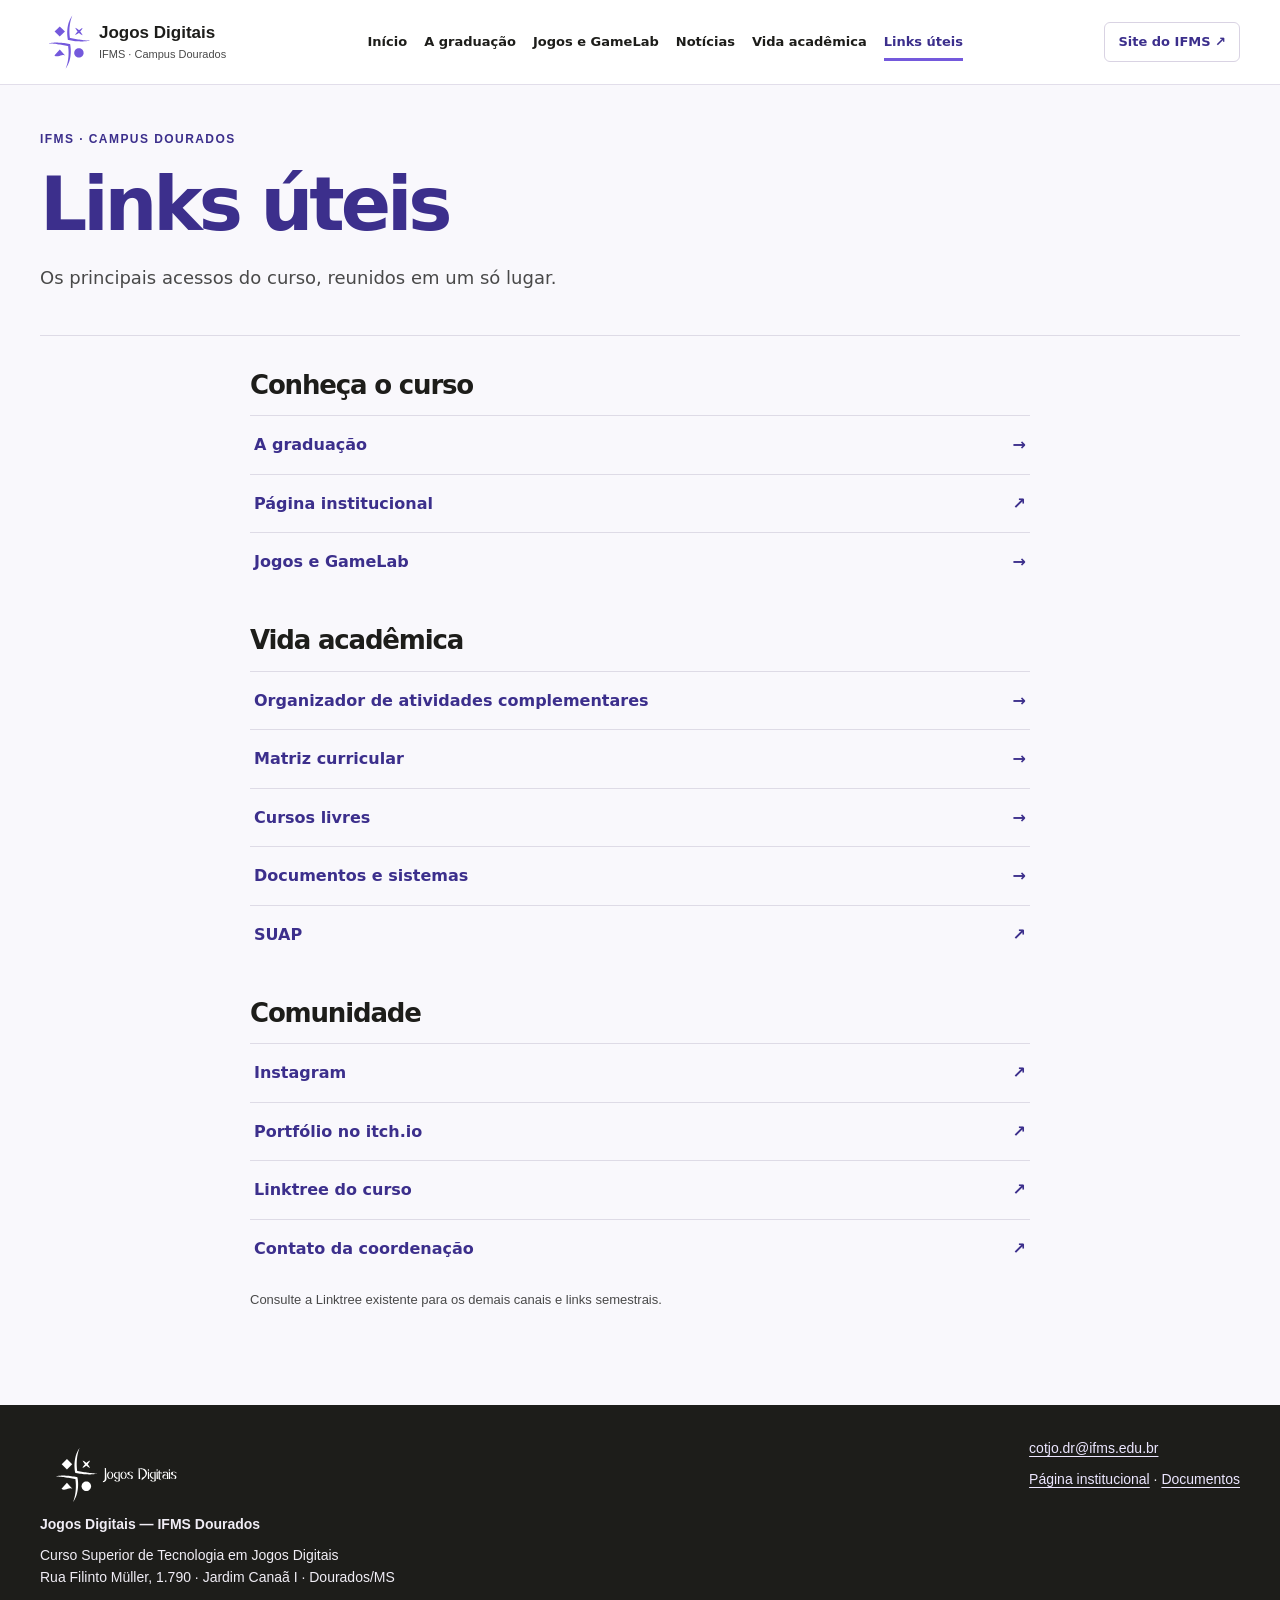
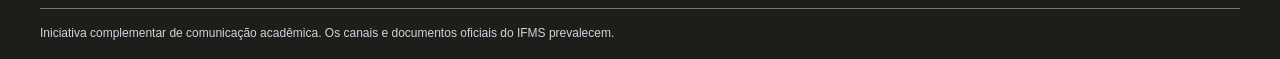
<file: links.html>
<!DOCTYPE html>

<html lang="pt-BR"><head><meta charset="utf-8"/><meta content="width=device-width, initial-scale=1" name="viewport"/><meta content="Curso Superior de Tecnologia em Jogos Digitais do IFMS Campus Dourados. Graduação, projetos e vida acadêmica." name="description"/><title>Links úteis | Jogos Digitais — IFMS Dourados</title><link href="assets/style.css" rel="stylesheet"/><link href="assets/img/marca-roxa.svg" rel="icon" type="image/svg+xml"/></head><body><a class="skip" href="#main">Pular para o conteúdo</a><header class="site-header"><div class="wrap header-inner"><a class="brand" href="index.html"><img alt="" class="brand-symbol" height="92" src="assets/img/marca-roxa.svg" width="76"/><span><b>Jogos Digitais</b><small>IFMS · Campus Dourados</small></span></a><nav aria-label="Navegação principal"><a href="index.html">Início</a><a href="curso.html">A graduação</a><a href="projetos.html">Jogos e GameLab</a><a href="noticias.html">Notícias</a><a href="estudante.html">Vida acadêmica</a><a aria-current="page" href="links.html">Links úteis</a></nav><a class="institution" href="https://www.ifms.edu.br/campi/campus-dourados/cursos/graduacao/jogos-digitais">Site do IFMS ↗</a></div></header><main class="links-main" id="main"><section class="wrap page-intro"><p class="overline">IFMS · CAMPUS DOURADOS</p><h1>Links úteis</h1><p>Os principais acessos do curso, reunidos em um só lugar.</p></section><div class="wrap links-hub"><section><h2>Conheça o curso</h2><div class="plain-links"><a href="curso.html">A graduação <span>→</span></a><a href="https://www.ifms.edu.br/campi/campus-dourados/cursos/graduacao/jogos-digitais">Página institucional <span>↗</span></a><a href="projetos.html">Jogos e GameLab <span>→</span></a></div></section><section><h2>Vida acadêmica</h2><div class="plain-links"><a href="atividades.html">Organizador de atividades complementares <span>→</span></a><a href="curso.html#matriz">Matriz curricular <span>→</span></a><a href="estudante.html#cursos">Cursos livres <span>→</span></a><a href="estudante.html#documentos">Documentos e sistemas <span>→</span></a><a href="https://suap.ifms.edu.br/">SUAP <span>↗</span></a></div></section><section><h2>Comunidade</h2><div class="plain-links"><a href="https://www.instagram.com/jogosdigitais.ifms/">Instagram <span>↗</span></a><a href="https://jogosdigitaisifms.itch.io/">Portfólio no itch.io <span>↗</span></a><a href="https://linktr.ee/jogosdigitais.ifms">Linktree do curso <span>↗</span></a><a href="mailto:cotjo.dr@ifms.edu.br">Contato da coordenação <span>↗</span></a></div><p class="fineprint">Consulte a Linktree existente para os demais canais e links semestrais.</p></section></div></main><footer><div class="wrap footer-inner"><div><img alt="Jogos Digitais" class="footer-signature" height="103" src="assets/img/assinatura-branca.svg" width="230"/><strong>Jogos Digitais — IFMS Dourados</strong><p>Curso Superior de Tecnologia em Jogos Digitais<br/>Rua Filinto Müller, 1.790 · Jardim Canaã I · Dourados/MS</p></div><div><a href="mailto:cotjo.dr@ifms.edu.br">cotjo.dr@ifms.edu.br</a><p><a href="https://www.ifms.edu.br/campi/campus-dourados/cursos/graduacao/jogos-digitais">Página institucional</a> · <a href="estudante.html#documentos">Documentos</a></p></div></div><div class="wrap footer-note">Iniciativa complementar de comunicação acadêmica. Os canais e documentos oficiais do IFMS prevalecem.</div></footer></body></html>
</file>
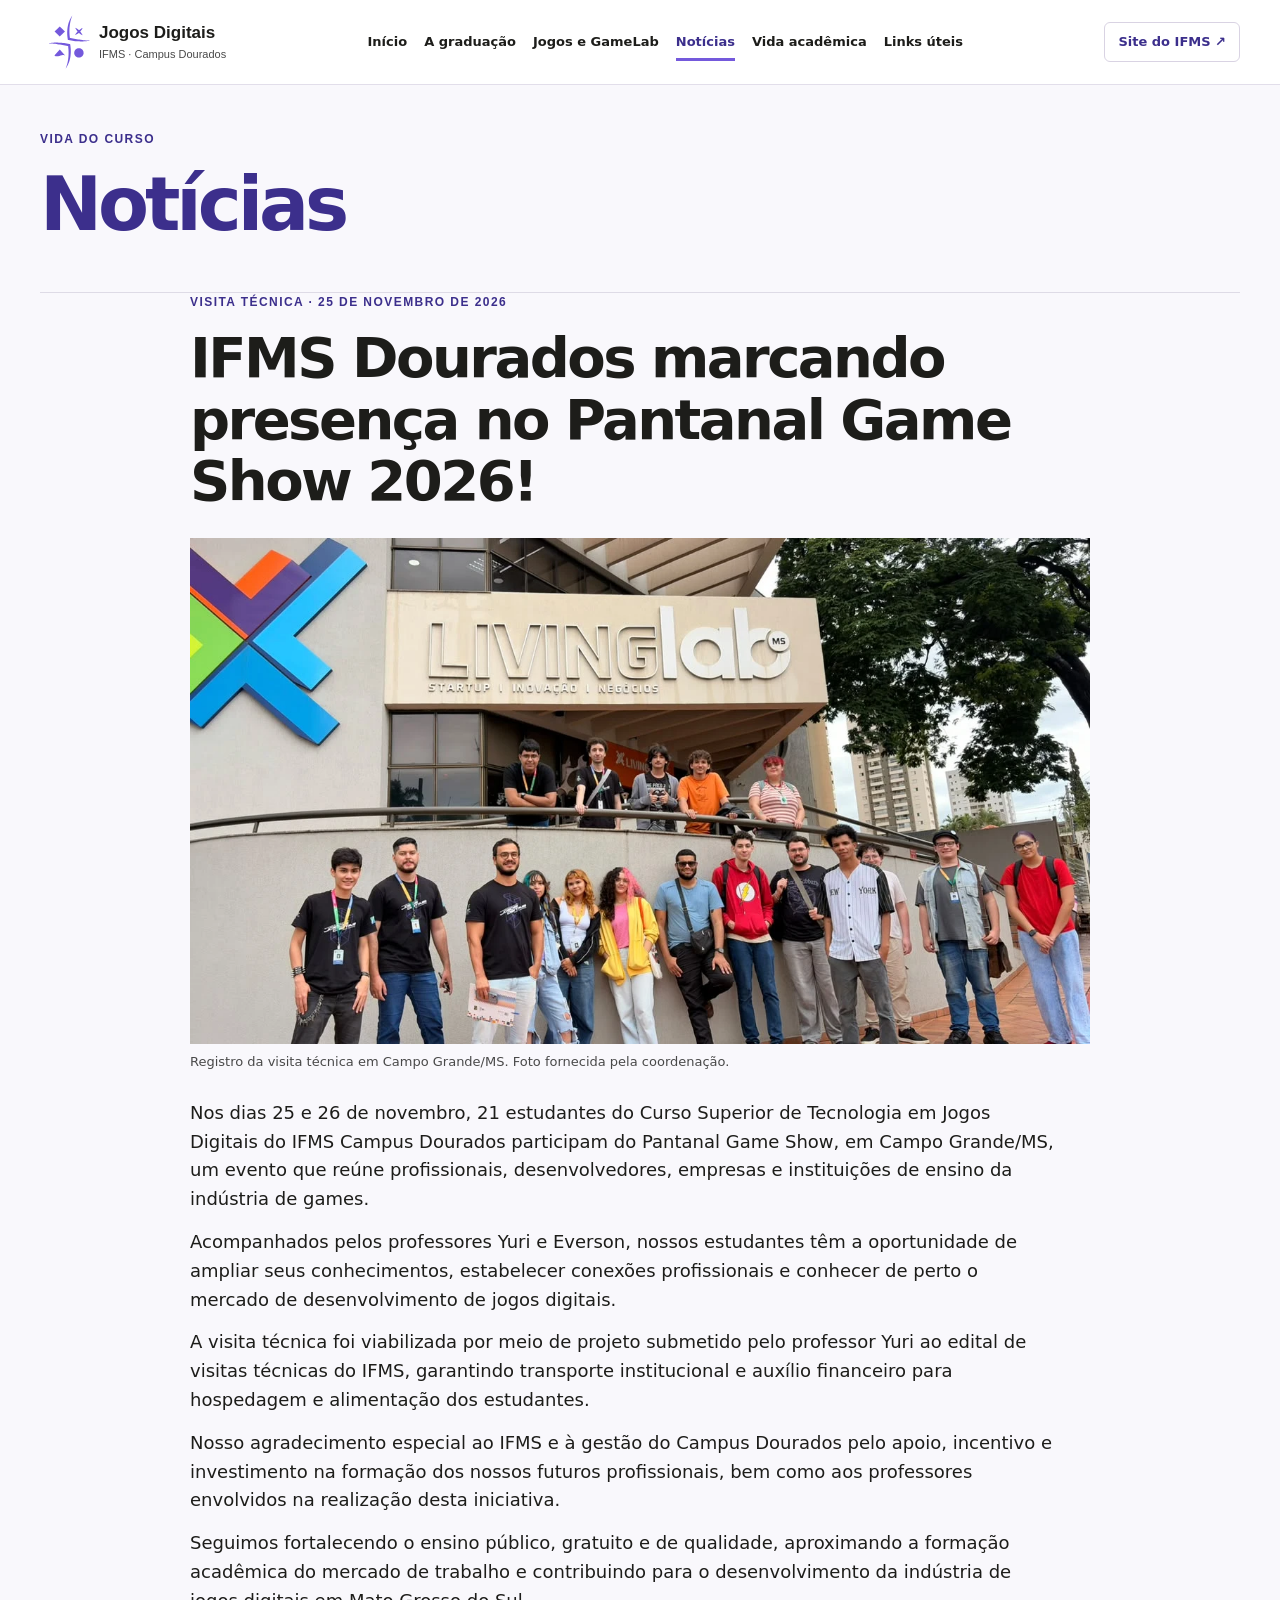
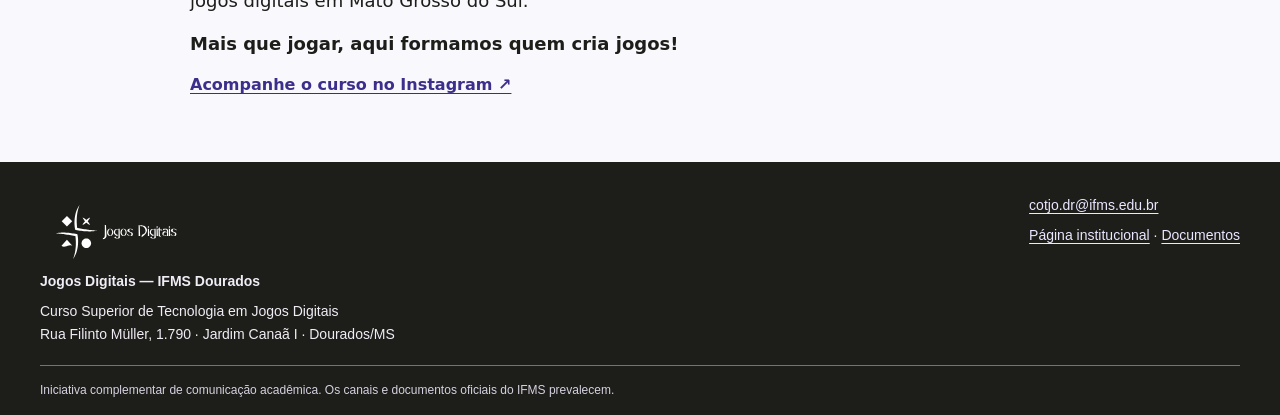
<file: noticias.html>
<!DOCTYPE html>

<html lang="pt-BR"><head><meta charset="utf-8"/><meta content="width=device-width, initial-scale=1" name="viewport"/><meta content="Curso Superior de Tecnologia em Jogos Digitais do IFMS Campus Dourados. Graduação, projetos e vida acadêmica." name="description"/><title>Notícias | Jogos Digitais — IFMS Dourados</title><link href="assets/style.css" rel="stylesheet"/><link href="assets/img/marca-roxa.svg" rel="icon" type="image/svg+xml"/></head><body><a class="skip" href="#main">Pular para o conteúdo</a><header class="site-header"><div class="wrap header-inner"><a class="brand" href="index.html"><img alt="" class="brand-symbol" height="92" src="assets/img/marca-roxa.svg" width="76"/><span><b>Jogos Digitais</b><small>IFMS · Campus Dourados</small></span></a><nav aria-label="Navegação principal"><a href="index.html">Início</a><a href="curso.html">A graduação</a><a href="projetos.html">Jogos e GameLab</a><a aria-current="page" href="noticias.html">Notícias</a><a href="estudante.html">Vida acadêmica</a><a href="links.html">Links úteis</a></nav><a class="institution" href="https://www.ifms.edu.br/campi/campus-dourados/cursos/graduacao/jogos-digitais">Site do IFMS ↗</a></div></header><main id="main"><section class="wrap page-intro"><p class="overline">VIDA DO CURSO</p><h1>Notícias</h1></section><article class="wrap news-article" id="pantanal"><p class="overline">VISITA TÉCNICA · 25 DE NOVEMBRO DE 2026</p><h2>IFMS Dourados marcando presença no Pantanal Game Show 2026!</h2><figure><img alt="Participantes da visita técnica reunidos diante do Living Lab MS" height="720" src="assets/img/pantanal-game-show-2026.webp" width="1280"/><figcaption>Registro da visita técnica em Campo Grande/MS. Foto fornecida pela coordenação.</figcaption></figure><p>Nos dias 25 e 26 de novembro, 21 estudantes do Curso Superior de Tecnologia em Jogos Digitais do IFMS Campus Dourados participam do Pantanal Game Show, em Campo Grande/MS, um evento que reúne profissionais, desenvolvedores, empresas e instituições de ensino da indústria de games.</p><p>Acompanhados pelos professores Yuri e Everson, nossos estudantes têm a oportunidade de ampliar seus conhecimentos, estabelecer conexões profissionais e conhecer de perto o mercado de desenvolvimento de jogos digitais.</p><p>A visita técnica foi viabilizada por meio de projeto submetido pelo professor Yuri ao edital de visitas técnicas do IFMS, garantindo transporte institucional e auxílio financeiro para hospedagem e alimentação dos estudantes.</p><p>Nosso agradecimento especial ao IFMS e à gestão do Campus Dourados pelo apoio, incentivo e investimento na formação dos nossos futuros profissionais, bem como aos professores envolvidos na realização desta iniciativa.</p><p>Seguimos fortalecendo o ensino público, gratuito e de qualidade, aproximando a formação acadêmica do mercado de trabalho e contribuindo para o desenvolvimento da indústria de jogos digitais em Mato Grosso do Sul.</p><p><strong>Mais que jogar, aqui formamos quem cria jogos!</strong></p><a class="text-link" href="https://www.instagram.com/jogosdigitais.ifms/">Acompanhe o curso no Instagram ↗</a></article></main><footer><div class="wrap footer-inner"><div><img alt="Jogos Digitais" class="footer-signature" height="103" src="assets/img/assinatura-branca.svg" width="230"/><strong>Jogos Digitais — IFMS Dourados</strong><p>Curso Superior de Tecnologia em Jogos Digitais<br/>Rua Filinto Müller, 1.790 · Jardim Canaã I · Dourados/MS</p></div><div><a href="mailto:cotjo.dr@ifms.edu.br">cotjo.dr@ifms.edu.br</a><p><a href="https://www.ifms.edu.br/campi/campus-dourados/cursos/graduacao/jogos-digitais">Página institucional</a> · <a href="estudante.html#documentos">Documentos</a></p></div></div><div class="wrap footer-note">Iniciativa complementar de comunicação acadêmica. Os canais e documentos oficiais do IFMS prevalecem.</div></footer></body></html>
</file>
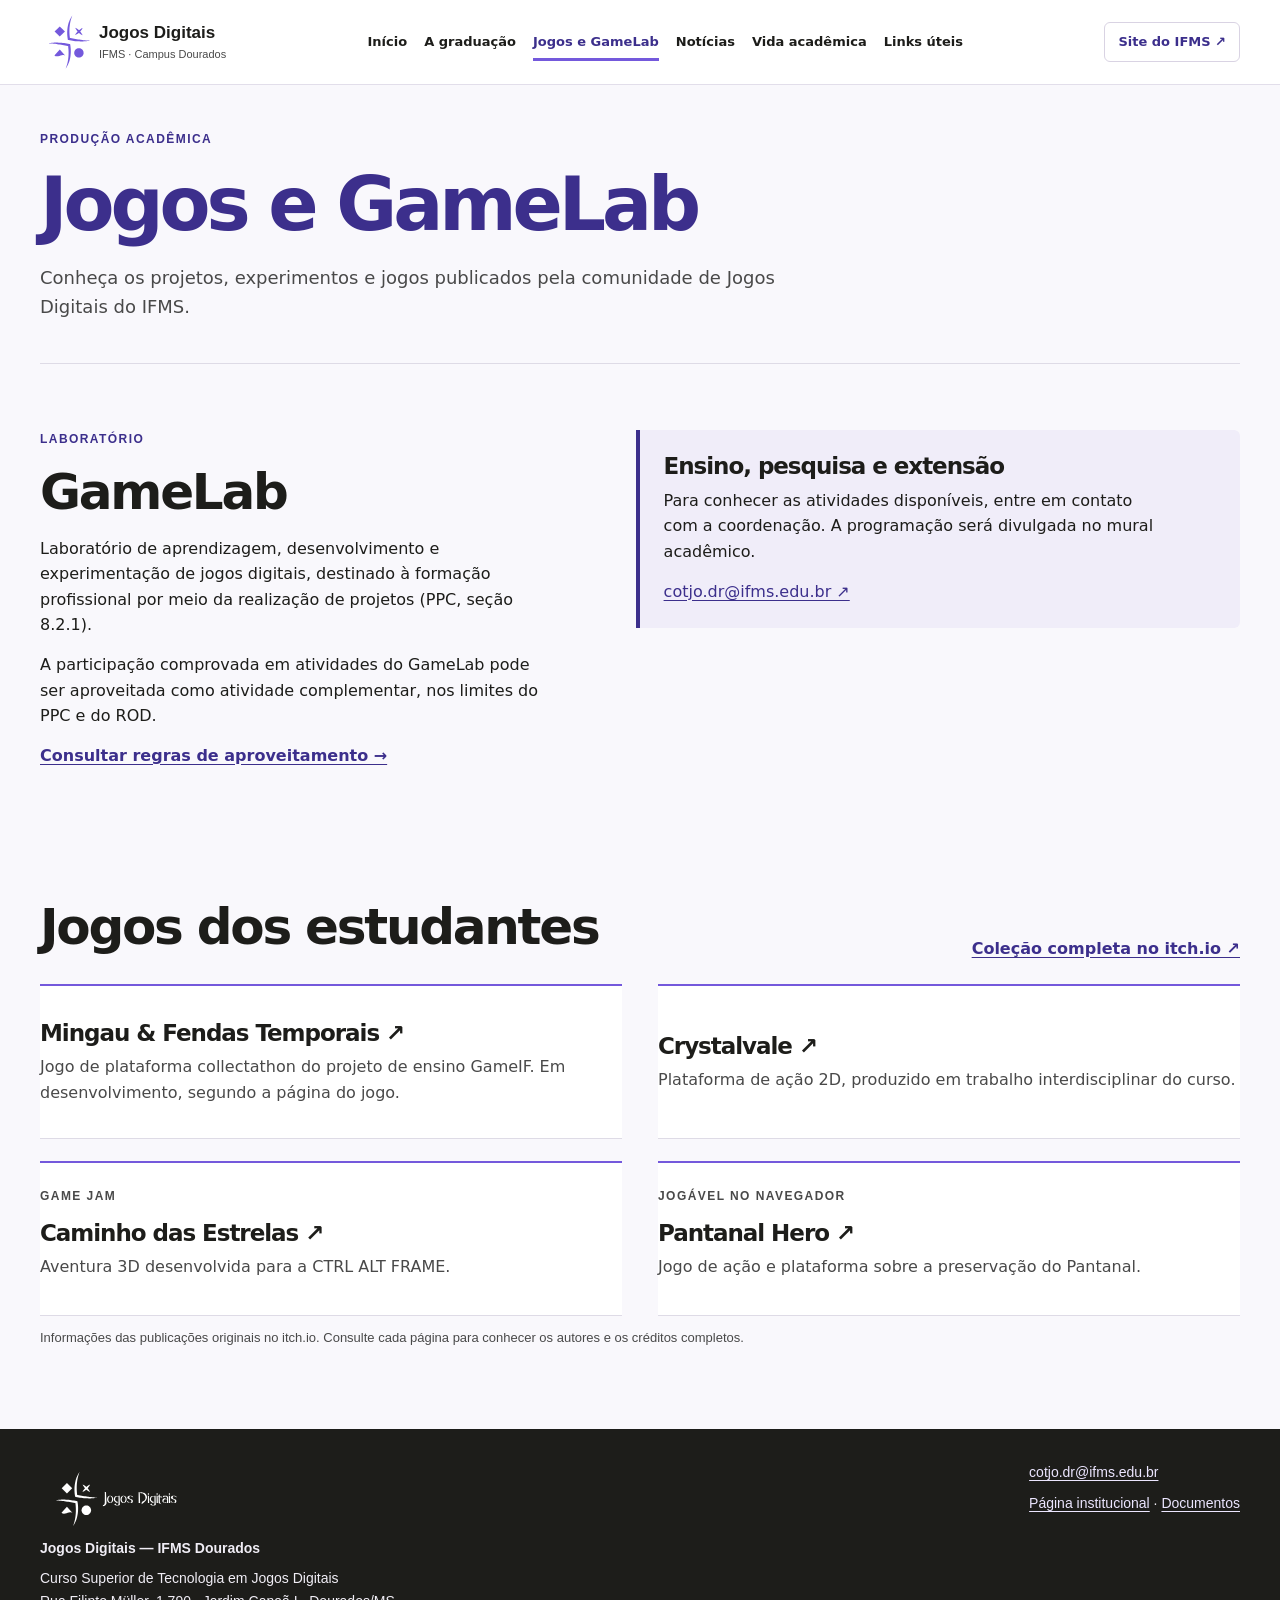
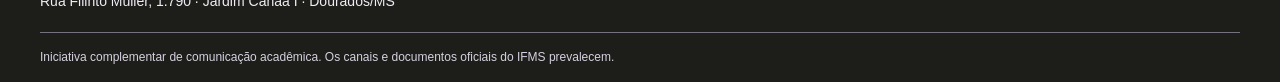
<file: projetos.html>
<!DOCTYPE html>

<html lang="pt-BR"><head><meta charset="utf-8"/><meta content="width=device-width, initial-scale=1" name="viewport"/><meta content="Curso Superior de Tecnologia em Jogos Digitais do IFMS Campus Dourados. Graduação, projetos e vida acadêmica." name="description"/><title>Jogos e GameLab | Jogos Digitais — IFMS Dourados</title><link href="assets/style.css" rel="stylesheet"/><link href="assets/img/marca-roxa.svg" rel="icon" type="image/svg+xml"/></head><body><a class="skip" href="#main">Pular para o conteúdo</a><header class="site-header"><div class="wrap header-inner"><a class="brand" href="index.html"><img alt="" class="brand-symbol" height="92" src="assets/img/marca-roxa.svg" width="76"/><span><b>Jogos Digitais</b><small>IFMS · Campus Dourados</small></span></a><nav aria-label="Navegação principal"><a href="index.html">Início</a><a href="curso.html">A graduação</a><a aria-current="page" href="projetos.html">Jogos e GameLab</a><a href="noticias.html">Notícias</a><a href="estudante.html">Vida acadêmica</a><a href="links.html">Links úteis</a></nav><a class="institution" href="https://www.ifms.edu.br/campi/campus-dourados/cursos/graduacao/jogos-digitais">Site do IFMS ↗</a></div></header><main id="main"><section class="wrap page-intro"><p class="overline">PRODUÇÃO ACADÊMICA</p><h1>Jogos e GameLab</h1><p>Conheça os projetos, experimentos e jogos publicados pela comunidade de Jogos Digitais do IFMS.</p></section><section class="wrap section editorial" id="gamelab"><div><p class="overline">LABORATÓRIO</p><h2>GameLab</h2><p>Laboratório de aprendizagem, desenvolvimento e experimentação de jogos digitais, destinado à formação profissional por meio da realização de projetos (PPC, seção 8.2.1).</p><p>A participação comprovada em atividades do GameLab pode ser aproveitada como atividade complementar, nos limites do PPC e do ROD.</p><a class="text-link" href="estudante.html#formacao">Consultar regras de aproveitamento →</a></div><div class="lab-note"><h3>Ensino, pesquisa e extensão</h3><p>Para conhecer as atividades disponíveis, entre em contato com a coordenação. A programação será divulgada no mural acadêmico.</p><a href="mailto:cotjo.dr@ifms.edu.br">cotjo.dr@ifms.edu.br ↗</a></div></section><section class="wrap section"><div class="section-heading"><h2>Jogos dos estudantes</h2><a class="text-link" href="https://jogosdigitaisifms.itch.io/">Coleção completa no itch.io ↗</a></div><div class="showcase-grid"><article class="project-text"><h3><a href="https://emanuel-reiter.itch.io/mingau-fendas-temporais">Mingau &amp; Fendas Temporais ↗</a></h3><p>Jogo de plataforma collectathon do projeto de ensino GameIF. Em desenvolvimento, segundo a página do jogo.</p></article><article class="project-text"><h3><a href="https://emanuel-reiter.itch.io/crystalvale">Crystalvale ↗</a></h3><p>Plataforma de ação 2D, produzido em trabalho interdisciplinar do curso.</p></article><article class="project-text"><p class="overline">GAME JAM</p><h3><a href="https://tiojhow.itch.io/caminho-das-estrelas">Caminho das Estrelas ↗</a></h3><p>Aventura 3D desenvolvida para a CTRL ALT FRAME.</p></article><article class="project-text"><p class="overline">JOGÁVEL NO NAVEGADOR</p><h3><a href="https://ilunaria.itch.io/pantanal-hero">Pantanal Hero ↗</a></h3><p>Jogo de ação e plataforma sobre a preservação do Pantanal.</p></article></div><p class="fineprint">Informações das publicações originais no itch.io. Consulte cada página para conhecer os autores e os créditos completos.</p></section></main><footer><div class="wrap footer-inner"><div><img alt="Jogos Digitais" class="footer-signature" height="103" src="assets/img/assinatura-branca.svg" width="230"/><strong>Jogos Digitais — IFMS Dourados</strong><p>Curso Superior de Tecnologia em Jogos Digitais<br/>Rua Filinto Müller, 1.790 · Jardim Canaã I · Dourados/MS</p></div><div><a href="mailto:cotjo.dr@ifms.edu.br">cotjo.dr@ifms.edu.br</a><p><a href="https://www.ifms.edu.br/campi/campus-dourados/cursos/graduacao/jogos-digitais">Página institucional</a> · <a href="estudante.html#documentos">Documentos</a></p></div></div><div class="wrap footer-note">Iniciativa complementar de comunicação acadêmica. Os canais e documentos oficiais do IFMS prevalecem.</div></footer></body></html>
</file>
<file: assets/style.css>
:root{--ink:#1d1d1a;--paper:#ffffff;--white:#ffffff;--green:#3c2f8c;--dark:#1d1d1a;--lime:#e8dfff;--line:#ddd9e5;--muted:#494949;--max:1160px}*{box-sizing:border-box}html{scroll-behavior:smooth;scroll-padding-top:24px}body{margin:0;background:var(--paper);color:var(--ink);font-family:Arial,Helvetica,sans-serif;font-size:16px;line-height:1.6}a{color:var(--green);text-underline-offset:3px}a:hover{text-decoration-thickness:2px}a:focus-visible,button:focus-visible,input:focus-visible,select:focus-visible,summary:focus-visible{outline:3px solid #7459dc;outline-offset:3px}h1,h2,h3,p,figure{margin:0}h1,h2,h3{line-height:1.1;letter-spacing:-.035em}h2{font-size:clamp(28px,4vw,44px);margin-bottom:16px}h3{font-size:22px;margin-bottom:8px}p{margin:0 0 14px}ul,ol{padding-left:22px}button,input,select{font:inherit}button{cursor:pointer}button:disabled{opacity:.45;cursor:default}.wrap{width:min(var(--max),calc(100% - 64px));margin:0 auto}.skip{position:absolute;left:12px;top:-80px;padding:10px;background:white;z-index:5}.skip:focus{top:10px}.site-header{background:var(--paper);border-bottom:1px solid var(--line)}.header-inner{min-height:86px;display:flex;align-items:center;gap:32px;justify-content:space-between}.brand{display:flex;align-items:center;gap:12px;text-decoration:none;color:var(--ink);line-height:1.2;white-space:nowrap}.brand b{font-size:15px;letter-spacing:.06em}.brand small{display:block;font-size:12px;color:var(--muted);margin-top:4px}.brand-mark{font-weight:900;font-size:32px;letter-spacing:-.11em;line-height:1;padding:7px 10px 9px 7px;border:2px solid var(--green);color:var(--green)}.brand-mark span{color:#7459dc}.header-inner nav{display:flex;gap:22px;align-items:center;flex-wrap:wrap}.header-inner nav a,.institution{font-size:14px;text-decoration:none;font-weight:700;color:var(--ink);white-space:nowrap}.header-inner nav a[aria-current=page]{border-bottom:3px solid var(--green);padding-bottom:5px;margin-top:8px}.institution{color:var(--green)}.home-hero{background:var(--dark);color:var(--white);padding:72px 0 66px}.hero-layout{display:grid;grid-template-columns:1fr 1fr;gap:64px;align-items:center}.overline{font-size:12px;font-weight:700;letter-spacing:.12em;color:var(--green);margin:0 0 15px}.home-hero .overline{color:var(--lime)}.hero-copy h1{font-size:clamp(76px,10vw,143px);line-height:.82;letter-spacing:-.085em;margin:0 0 28px;font-weight:900}.hero-copy h1 span{color:var(--lime)}.hero-desc{font-size:21px;line-height:1.4;max-width:470px;font-weight:600}.hero-sub{color:#e8e5ee;max-width:435px}.btn{display:inline-flex;align-items:center;justify-content:space-between;gap:25px;padding:13px 18px;text-decoration:none;font-weight:700;border:1px solid transparent;border-radius:2px}.primary{background:var(--green);color:white}.home-hero .primary{background:var(--lime);color:var(--dark);margin-top:10px}.btn:hover{filter:brightness(.95)}.hero-link{display:block;color:var(--white);font-size:14px;margin-top:15px}.hero-feature{border:1px solid #77717f;padding:16px}.feature-label{font-size:10px;letter-spacing:.1em;display:flex;justify-content:space-between;gap:8px;color:#e8e5ee;margin-bottom:12px}.game-art{display:flex;position:relative;min-height:160px;background:#eeeaf9;color:var(--dark);align-items:center;justify-content:center;text-decoration:none;overflow:hidden}.game-art span{padding:15px;font-size:22px;font-weight:800;text-align:center}.game-art img{position:absolute;inset:0;width:100%;height:100%;object-fit:contain;background:#1d1d1a}.game-art img[hidden]{display:none}.hero-feature .game-art{min-height:240px;aspect-ratio:3.2/1}.hero-feature figcaption{padding:16px 0 2px;display:grid;gap:3px}.hero-feature figcaption span{font-size:13px;color:#e8e5ee}.hero-feature figcaption a{color:var(--lime)}.facts{background:#f0edf9;border-bottom:1px solid var(--line)}.facts-inner{display:grid;grid-template-columns:repeat(4,1fr);padding:22px 0}.facts-inner>div{border-left:1px solid #c8bfdc;padding-left:24px;display:grid;gap:2px}.facts-inner>div:first-child{border:0;padding-left:0}.facts b{font-size:25px;line-height:1.2;letter-spacing:-.04em}.facts span{font-size:13px;color:#494949}.section{padding-top:56px;padding-bottom:56px}.editorial,.student-home{display:grid;grid-template-columns:1fr 1.15fr;gap:70px;align-items:start}.editorial p,.student-home p{max-width:500px}.topic-list article{display:flex;gap:22px;padding:20px 0;border-top:1px solid var(--line)}.topic-list article:first-child{padding-top:0;border:0}.topic-list article>span{color:var(--green);font-weight:700;font-size:13px;min-width:25px}.topic-list p{margin:0;color:var(--muted)}.text-link{font-weight:700}.showcase{background:#f5f3fa;border-top:1px solid var(--line);border-bottom:1px solid var(--line)}.section-heading{display:flex;align-items:end;justify-content:space-between;gap:24px;margin-bottom:23px}.section-heading h2{margin-bottom:6px}.section-heading p{max-width:780px;margin:0;color:var(--muted)}.showcase-grid{display:grid;grid-template-columns:1fr 1fr;gap:30px}.showcase-grid article{border-bottom:1px solid var(--line);padding-bottom:18px}.showcase-grid h3{margin:14px 0 8px}.showcase-grid h3 a{text-decoration:none;color:var(--ink)}.showcase-grid p{color:var(--muted)}.project-text{padding:25px;background:var(--white);border-top:4px solid var(--green);align-content:center}.plain-links a{display:flex;justify-content:space-between;gap:15px;text-decoration:none;font-weight:700;padding:16px 0;border-top:1px solid var(--line)}.plain-links a:hover{text-decoration:underline}.plain-links span{white-space:nowrap}.page-intro{padding:58px 0 30px;border-bottom:1px solid var(--line)}.page-intro h1{font-size:clamp(48px,7vw,84px);margin-bottom:18px;letter-spacing:-.065em}.page-intro>p:not(.overline){font-size:20px;max-width:780px;color:var(--muted)}.course-facts{margin:0}.course-facts div{padding:12px 0;border-bottom:1px solid var(--line)}dt{font-size:13px;color:var(--muted)}dd{font-weight:700;margin:3px 0}.semester-grid{display:grid;grid-template-columns:1fr 1fr;gap:12px 28px;margin-bottom:25px}.semester,.rule-group,.tracker-disclosure{background:var(--white);border:1px solid var(--line);margin:0 0 10px}.semester summary,.rule-group summary,.tracker-disclosure summary{padding:15px 18px;font-weight:700;cursor:pointer;color:var(--green)}.semester ul{margin:0 20px 18px;padding-left:20px}.semester li{margin:5px 0}.lab-note,.rule-highlight{padding:24px;border-left:4px solid var(--green);background:#f0edf9}.subnav{display:flex;gap:20px;flex-wrap:wrap;padding:8px 0}.subnav a{font-weight:700;font-size:14px}.academic-grid{display:grid;grid-template-columns:1.4fr 1fr;gap:45px;align-items:start}.big-number{font-size:68px;line-height:1;letter-spacing:-.06em;font-weight:900;color:var(--green)}.big-number small{font-size:18px;letter-spacing:0;font-weight:700}.steps li{margin:8px 0}.rule-title{margin-top:35px}.rule-group summary small{display:block;font-size:13px;font-weight:400;color:var(--muted);margin:3px 0 0 18px}.table-scroll{overflow-x:auto}table{border-collapse:collapse;width:100%;min-width:650px;font-size:14px}th,td{text-align:left;padding:11px 14px;border-top:1px solid var(--line);vertical-align:top}th{background:#f0edf9}td:first-child{width:40%}.tracker-disclosure{margin-top:25px}.tracker{padding:20px;max-width:850px}.tracker-top,.progress-meta,.tracker-tools,.filter-meta{display:flex;justify-content:space-between;gap:12px;align-items:center;flex-wrap:wrap}.metrics{display:flex;gap:35px;margin:15px 0}.metrics strong{display:block;font-size:32px;line-height:1.1;color:var(--green)}.metrics span,.progress-meta{font-size:13px;color:var(--muted)}progress{width:100%;height:12px;accent-color:var(--green)}.tracker form{margin-top:16px}.form-row{display:grid;grid-template-columns:1fr 1fr;gap:12px}label{display:block;font-size:13px;font-weight:700;margin-bottom:5px}input:not([type=checkbox]),select{background:white;border:1px solid #a39bb5;border-radius:2px;padding:10px;width:100%;color:var(--ink)}.tracker input,.tracker select{margin-bottom:12px}.full{width:100%;justify-content:center}.activity-row{display:flex;gap:10px;padding:10px 0;border-bottom:1px solid var(--line);align-items:center}.activity-row>div{flex:1;overflow-wrap:anywhere}.activity-row small{display:block}.activity-row button,.link-button{border:0;background:transparent;color:var(--green);text-decoration:underline;padding:7px;font-size:13px}.fineprint,.small-note{font-size:13px;color:var(--muted);margin-top:12px}.band{background:#f8f7fb;border-block:1px solid var(--line)}.filter-bar{display:grid;grid-template-columns:2fr 1.2fr 1fr 1fr;gap:12px;margin-bottom:14px}.filter-meta{font-size:13px}.check{display:flex;align-items:center;gap:5px;margin:0}.cards{display:grid;grid-template-columns:1fr 1fr;gap:0 30px;margin-top:20px}.course{border-top:1px solid var(--line);padding:18px 0;display:flex;flex-direction:column;gap:5px}.course h3{font-size:19px;margin:3px 0}.course p{margin:0;color:var(--muted);font-size:14px}.kicker,.pill{font-size:11px;text-transform:uppercase;font-weight:700;letter-spacing:.045em;color:var(--green)}.course-top{display:flex;justify-content:flex-end}.course-meta{display:flex;flex-wrap:wrap;gap:5px 14px;font-size:12px;color:var(--muted)}.course-bottom{display:flex;justify-content:space-between;gap:10px;margin-top:6px;font-size:14px}.expired{opacity:.8}.notice{display:grid;grid-template-columns:155px 1fr auto;gap:20px;align-items:start;padding:18px 0;border-top:1px solid var(--line)}.notice h3{font-size:20px}.notice p{margin:0;color:var(--muted)}.notice time{display:block;font-size:13px}.resource-grid{display:flex;flex-wrap:wrap;gap:14px 30px;margin-top:20px}.resource{flex:1 1 200px;border-top:1px solid var(--line);padding:12px 0;text-decoration:none}.resource>*{display:block}.resource span,.resource small{font-size:12px;color:var(--muted)}.resource b{font-size:15px}.documents{max-width:900px}.footer-inner{display:grid;grid-template-columns:1fr auto;gap:28px;padding:32px 0 12px}footer{background:var(--dark);color:#f0edf5;font-size:14px}footer a{color:var(--lime)}footer p{margin:8px 0}.footer-note{font-size:12px;border-top:1px solid #77717f;padding:15px 0;color:#e8e5ee}.empty{padding:15px;color:var(--muted)}@media(max-width:950px){.header-inner{flex-wrap:wrap;gap:14px;padding:16px 0}.header-inner nav{order:3;width:100%;gap:18px}.hero-layout,.editorial,.student-home,.academic-grid{gap:30px}.hero-feature .game-art{min-height:150px}.filter-bar{grid-template-columns:1fr 1fr}}@media(max-width:650px){.wrap{width:calc(100% - 32px)}.header-inner nav{gap:10px 16px}.header-inner nav a,.institution{font-size:12px}.brand b{font-size:13px}.home-hero{padding:42px 0}.hero-layout,.editorial,.student-home,.academic-grid,.showcase-grid,.semester-grid,.cards,.footer-inner{grid-template-columns:1fr}.hero-copy h1{font-size:clamp(70px,18vw,105px)}.hero-feature .game-art{min-height:145px}.facts-inner{grid-template-columns:1fr 1fr;gap:20px}.facts-inner>div:nth-child(3){border:0;padding-left:0}.facts b{font-size:22px}.section{padding:36px 0}.section-heading{align-items:start;flex-direction:column;gap:12px}.page-intro{padding:35px 0 22px}.page-intro>p:not(.overline){font-size:17px}.notice{grid-template-columns:1fr;gap:6px}.form-row{grid-template-columns:1fr}.activity-row{flex-wrap:wrap}.feature-label{font-size:9px}.plain-links span{white-space:normal}.filter-bar{grid-template-columns:1fr}.metrics{gap:20px}.big-number{font-size:55px}}@media(prefers-reduced-motion:reduce){html{scroll-behavior:auto}}
/* Keep grid items within available width, including when remote art is unavailable. */
.hero-layout>* ,.showcase-grid>* ,.academic-grid>* ,.semester-grid>*{min-width:0}.hero-feature .game-art{width:100%;min-height:0;aspect-ratio:3.2/1}.hero-copy h1{font-size:clamp(76px,8.5vw,124px)}.game-art{width:100%}.hero-feature .game-art img{object-fit:contain}.hero-feature .game-art span{font-size:clamp(16px,2vw,23px)}@media(max-width:650px){.hero-copy h1{font-size:clamp(70px,18vw,105px)}.hero-feature .game-art{aspect-ratio:3.2/1;min-height:0}.header-inner{gap:10px}.header-inner nav{row-gap:8px}.table-scroll{max-width:100%}}

/* V3 — identidade do curso, manual de 2020. Fontes locais, sem redistribuição. */
:root{--purple:#7459dc;--purple-dark:#3c2f8c;--green:var(--purple-dark);--paper:#fff;--ink:#1d1d1a;--muted:#494949;--dark:#1d1d1a;--lime:#e8dfff}
body{font-family:Constantia,Georgia,'Times New Roman',serif;font-size:17px}h1,h2,h3{font-family:Caligo,Constantia,Georgia,serif;letter-spacing:-.025em} .overline,.header-inner nav,.brand,.institution,.btn,.facts,.fineprint,.filter-bar,.metrics,.subnav,button,input,select,table,footer{font-family:Arial,Helvetica,sans-serif} .brand-symbol{display:block;width:76px;height:auto;flex-shrink:0}.brand{gap:0}.brand b{font-size:18px;letter-spacing:0}.site-header{border-top:5px solid var(--purple);background:white}.header-inner{gap:20px;min-height:100px}.header-inner nav a[aria-current=page]{border-color:var(--purple)}.home-hero{background:white;color:var(--ink);padding:48px 0 38px}.home-hero .overline{color:var(--purple-dark);letter-spacing:.08em}.hero-layout{grid-template-columns:.84fr 1.16fr;gap:48px}.hero-copy h1{font-size:clamp(62px,7.4vw,110px);line-height:.91;letter-spacing:-.055em;font-weight:700;color:var(--purple-dark);margin-bottom:24px}.hero-desc{font-size:24px;font-weight:400;line-height:1.35}.hero-sub{color:var(--muted)}.home-hero .primary{background:var(--purple-dark);color:white}.hero-link{color:var(--purple-dark)}.hero-feature{border:0;padding:0;align-self:center}.lab-hero-photo{display:block;overflow:hidden;background:#f0edf9}.lab-hero-photo img{display:block;width:100%;height:auto;aspect-ratio:4/3;object-fit:cover}.hero-feature figcaption{padding:10px 0 0;border-bottom:2px solid var(--purple);padding-bottom:10px;display:flex;gap:10px;align-items:baseline;justify-content:space-between;flex-wrap:wrap}.hero-feature figcaption span{color:var(--muted);font-size:13px}.facts{background:#f0edf9}.footer-signature{display:block;max-width:230px;width:100%;height:auto;margin-left:-12px}.lab-gallery{padding-top:0}.lab-grid{display:grid;grid-template-columns:repeat(2,minmax(0,1fr));gap:22px}.lab-grid figure:first-child{grid-column:1/-1;max-width:100%}.lab-grid a{display:block;background:#f0edf9}.lab-grid img{width:100%;height:auto;display:block;aspect-ratio:4/3;object-fit:cover}.lab-grid figure:first-child img{aspect-ratio:16/9;object-position:center 60%}.lab-grid figcaption{font-size:15px;color:var(--muted);padding-top:7px}.page-intro h1{color:var(--purple-dark)}.project-text{border-top-color:var(--purple)}.showcase{background:#f5f3fa}.footer-note{color:#e8e5ee}.btn:focus-visible{outline:3px solid var(--purple);outline-offset:3px}
@media(max-width:950px){.header-inner{gap:12px}.hero-layout{gap:28px}.hero-copy h1{font-size:clamp(50px,8vw,84px)}}@media(max-width:650px){.hero-layout,.lab-grid{grid-template-columns:1fr}.hero-copy h1{font-size:clamp(58px,14vw,86px)}.home-hero{padding:32px 0}.brand-symbol{width:64px}.brand b{font-size:17px}.hero-desc{font-size:21px}.lab-grid figure:first-child img{aspect-ratio:4/3}.header-inner{min-height:0}.header-inner nav{gap:9px 16px}.hero-feature figcaption{display:block}.hero-feature figcaption span{display:block}.footer-signature{max-width:190px}}

/* V4 — contemporary, photo-free. Brand assets retained, type for screen. */
:root{--max:1240px;--paper:#faf9fc;--white:#fff;--ink:#1d1d1a;--green:#3c2f8c;--purple:#7459dc;--line:#e1dce9;--muted:#494949;--dark:#1d1d1a;--lime:#ece6ff}
body,h1,h2,h3,.hero-copy h1{font-family:system-ui,-apple-system,BlinkMacSystemFont,"Segoe UI",Arial,sans-serif}body{font-size:16px;line-height:1.6}h1,h2,h3{font-weight:750;letter-spacing:-.045em}h2{font-size:clamp(32px,4vw,50px)}h3{font-size:23px}a{color:var(--green)}.wrap{width:min(var(--max),calc(100% - 80px))}.site-header{border-top:0;background:#fff;border-bottom:1px solid #e2deea}.header-inner{min-height:84px;gap:20px}.brand-symbol{width:58px;height:auto}.brand{gap:1px}.brand b{font-size:17px}.brand small{font-size:11px}.header-inner nav{gap:22px}.header-inner nav a,.institution{font:600 13px/1.4 system-ui,sans-serif}.header-inner nav a[aria-current=page]{color:var(--green);border:0;margin:0;padding:0;position:relative}.header-inner nav a[aria-current=page]:after{content:"";position:absolute;bottom:-10px;left:0;right:0;height:3px;background:var(--purple)}.institution{border:1px solid #d9d3e3;padding:10px 13px;border-radius:6px}.btn{font-family:inherit;font-weight:650;border-radius:6px;padding:13px 19px;font-size:15px;gap:25px}.btn.secondary{border:1px solid currentColor;background:transparent;color:inherit}.btn:hover{filter:none;transform:translateY(-1px)}.btn:active{transform:none}.launch{background:#1d1d1a;color:#fff;padding-top:42px}.launch-grid{display:grid;grid-template-columns:1.2fr .8fr;gap:54px;align-items:stretch}.launch-copy{padding:20px 0 14px}.launch-tag{display:flex;gap:10px;align-items:center;font-size:13px;font-weight:550;color:#e4ddf4;letter-spacing:.005em}.launch-tag>span{width:9px;height:9px;background:#a58df9;display:inline-block;transform:rotate(45deg)}.launch h1{font-size:clamp(74px,9.7vw,142px);line-height:.86;letter-spacing:-.085em;margin:32px 0 28px;font-weight:850;color:white}.launch h1>span{color:#a38af7}.launch-lead{font-size:clamp(21px,2.1vw,30px);font-weight:650;line-height:1.25;letter-spacing:-.035em;margin-bottom:12px}.launch-desc{max-width:530px;font-size:16px;color:#d3d0d4;line-height:1.65}.launch-actions{display:flex;flex-wrap:wrap;gap:10px;margin-top:26px}.launch .primary{background:#e8e0ff;color:#29204d;border-color:#e8e0ff}.launch .secondary{color:white;border-color:#77737c}.launch-brand{min-width:0;display:flex;align-items:stretch}.brand-board{position:relative;isolation:isolate;width:100%;min-height:400px;background:#eae4fb;color:#3c2f8c;display:flex;align-items:center;justify-content:center;overflow:hidden;border-radius:8px}.brand-board:before,.brand-board:after{content:"";position:absolute;width:140%;height:1px;top:50%;left:-20%;background:#d3c7f2;z-index:-1;transform:rotate(-42deg)}.brand-board:after{transform:rotate(42deg)}.brand-board img{display:block;width:66%;height:auto;max-height:340px;object-fit:contain}.board-top,.board-bottom{position:absolute;left:22px;right:22px;display:flex;justify-content:space-between;font-size:10px;letter-spacing:.09em;font-weight:750;gap:8px}.board-top{top:20px}.board-bottom{bottom:20px}.launch-facts{margin-top:38px;display:grid;grid-template-columns:repeat(4,1fr);border-top:1px solid #47454a;padding:22px 0 26px;gap:12px}.launch-facts>div{padding-left:24px;border-left:1px solid #47454a}.launch-facts>div:first-child{padding-left:0;border:0}.launch-facts b,.launch-facts small{display:block}.launch-facts b{font-size:21px;letter-spacing:-.04em}.launch-facts small{font-size:12px;color:#c0bec6}.quick-band{background:#eae4fb;border-bottom:1px solid #d9d1ef}.quick-inner{display:flex;align-items:center;gap:20px;justify-content:space-between;padding:16px 0;flex-wrap:wrap}.quick-inner>span{font-size:10px;font-weight:800;letter-spacing:.09em;color:#3c2f8c}.quick-inner a{font-weight:650;font-size:13px;text-decoration:none}.quick-inner a:hover{text-decoration:underline}.quick-inner b{margin-left:5px}.section{padding:66px 0}.degree-section{display:grid;grid-template-columns:.9fr 1.1fr;gap:80px}.degree-title p:not(.overline){max-width:430px;color:var(--muted)}.degree-list article{display:grid;grid-template-columns:52px 1fr;gap:14px;padding:20px 0;border-top:1px solid var(--line)}.degree-list article:last-child{border-bottom:1px solid var(--line)}.degree-list h3{margin:0 0 5px}.degree-list p{margin:0;color:var(--muted)}.degree-n{font-size:14px;font-weight:750;color:var(--green);padding-top:4px}.production{background:#f0ecfa;border-block:1px solid #e1d9f2}.game-list{display:grid;grid-template-columns:repeat(3,minmax(0,1fr));gap:0;margin:25px 0 20px;border-block:1px solid #c9c1dc}.game-list a{position:relative;display:flex;flex-direction:column;min-height:180px;padding:22px 36px 24px 22px;text-decoration:none;color:var(--ink);border-right:1px solid #c9c1dc}.game-list a:first-child{padding-left:0}.game-list a:last-child{border-right:0}.game-list a:hover h3{color:var(--green);text-decoration:underline}.game-list span{font-size:10px;font-weight:750;letter-spacing:.045em;color:var(--green)}.game-list h3{font-size:clamp(22px,2.4vw,33px);margin:auto 0 6px}.game-list p{font-size:14px;color:var(--muted);margin:0}.game-list b{position:absolute;right:14px;top:16px;color:var(--green);font-size:20px}.collection{font-size:14px;font-weight:700}.community{background:#3c2f8c;color:white}.community-inner{display:flex;align-items:center;justify-content:space-between;gap:30px;padding:35px 0}.community h2{font-size:28px;margin:0 0 5px}.community p{margin:0;color:#e9e1ff}.community .btn{white-space:nowrap}.page-intro{padding:45px 0 28px}.page-intro h1{font-size:clamp(43px,5.8vw,76px);letter-spacing:-.055em}.page-intro>p:not(.overline){font-size:18px}.semester,.rule-group,.tracker-disclosure{border-radius:7px;overflow:hidden}.lab-note,.rule-highlight{border-radius:0 6px 6px 0}.course h3{font-size:19px}.project-text{min-height:155px;padding:20px 0;border-top:2px solid var(--purple)}.showcase-grid{gap:22px 36px}.links-hub{max-width:780px;padding:35px 0 60px}.links-hub section{margin-bottom:35px}.links-hub h2{font-size:26px}.links-hub .plain-links a{padding:16px 4px}.footer-signature{width:170px;margin-left:-9px}.footer-inner{gap:26px}.footer-note{color:#d6d1df}.header-inner nav a:hover{color:var(--green)}
@media(max-width:1000px){.wrap{width:calc(100% - 48px)}.header-inner nav{order:3;width:100%;gap:16px}.header-inner{padding:12px 0;min-height:0;gap:8px}.header-inner nav a[aria-current=page]:after{bottom:-4px}.launch-grid{gap:26px}.launch h1{font-size:clamp(66px,10.5vw,112px)}.brand-board{min-height:350px}.degree-section{gap:36px}.launch-facts>div{padding-left:14px}}
@media(max-width:650px){.wrap{width:calc(100% - 36px)}.header-inner nav{display:flex;gap:10px 16px;flex-wrap:wrap;padding:6px 0}.header-inner nav a,.institution{font-size:12px}.brand-symbol{width:49px}.brand b{font-size:16px}.institution{padding:8px}.launch{padding-top:20px}.launch-grid{grid-template-columns:1fr;gap:20px}.launch-copy{padding:8px 0 0}.launch h1{font-size:clamp(68px,18vw,106px);margin:22px 0}.launch-lead{font-size:22px}.launch-desc{font-size:15px}.launch-actions{margin-top:20px;gap:8px}.launch-actions .btn{font-size:13px;padding:11px 12px;gap:12px}.brand-board{min-height:200px;max-height:235px}.brand-board img{height:180px;width:auto;max-width:65%}.board-top,.board-bottom{font-size:8px;left:13px;right:13px}.board-top{top:12px}.board-bottom{bottom:12px}.launch-facts{margin-top:24px;grid-template-columns:repeat(2,1fr);gap:18px 12px;padding:18px 0}.launch-facts>div:nth-child(3){border:0;padding-left:0}.launch-facts b{font-size:19px}.quick-inner{display:grid;grid-template-columns:1fr 1fr;gap:10px 13px;padding:14px 0}.quick-inner>span{grid-column:1/-1}.quick-inner a{font-size:12px}.section{padding:38px 0}.degree-section{grid-template-columns:1fr;gap:22px}.degree-list article{grid-template-columns:34px 1fr;padding:16px 0}.game-list{grid-template-columns:1fr}.game-list a,.game-list a:first-child{min-height:130px;padding:16px 25px 16px 0;border-right:0;border-bottom:1px solid #c9c1dc}.game-list a:last-child{border-bottom:0}.game-list h3{font-size:25px}.community-inner{flex-direction:column;align-items:flex-start;gap:14px;padding:25px 0}.page-intro{padding:32px 0 20px}.footer-signature{width:155px}.links-hub{padding:24px 0 36px}.links-hub h2{font-size:23px}}
/* Comfortable line separation for descenders and a shorter first viewport. */
.launch h1{font-size:clamp(70px,8.5vw,122px);line-height:.96;letter-spacing:-.075em;margin:24px 0 20px}.launch{padding-top:32px}.launch-copy{padding-top:14px}.launch-facts{margin-top:28px}.brand-board{min-height:360px}.brand-board img{max-height:315px}
@media(max-width:650px){.launch{padding-top:20px}.launch h1{font-size:clamp(66px,17vw,99px);line-height:.98;margin:20px 0}.brand-board{min-height:200px}.brand-board img{height:180px}.launch-facts{margin-top:24px}}
/* V5: editorial de graduação, com fotografia documental e navegação acadêmica. */
:root{--max:1280px;--paper:#f9f8fc;--green:#3c2f8c;--purple:#7459dc;--ink:#1d1d1a;--line:#dedbe6}body{background:var(--paper)}.header-inner{gap:17px}.header-inner nav{gap:17px}.site-header{position:relative}.v5-hero{background:#201b32;color:#fff;padding:44px 0 0}.v5-hero-grid{display:grid;grid-template-columns:minmax(0,.86fr) minmax(0,1.14fr);gap:48px;align-items:center}.v5-intro .overline{color:#c5b7ff}.v5-intro h1{font-size:clamp(76px,8vw,124px);font-weight:820;line-height:.89;letter-spacing:-.075em;margin:23px 0 27px;color:white}.v5-intro h1 span{color:#a68cfb}.v5-intro .v5-lead{font-size:clamp(22px,2.4vw,32px);line-height:1.18;font-weight:690;letter-spacing:-.035em;color:#fff;margin:0 0 15px;max-width:450px}.v5-intro p:not(.overline):not(.v5-lead){color:#ddd5ee;max-width:460px}.v5-intro .primary{background:#fff;color:#3c2f8c;border:1px solid white}.v5-intro .secondary{color:white;border-color:#a99abd}.v5-feature{position:relative;display:block;text-decoration:none;min-width:0;color:white;background:#3c2f8c;overflow:hidden;border-radius:4px}.v5-feature img{width:100%;display:block;aspect-ratio:16/9;object-fit:cover;height:auto}.v5-feature-caption{padding:23px 25px 24px;position:relative}.v5-feature-caption>span:first-child{font-size:11px;letter-spacing:.09em;font-weight:700;color:#e4dbff}.v5-feature h2{font-size:clamp(27px,3vw,44px);line-height:1.07;color:white;margin:9px 0 16px;letter-spacing:-.04em}.feature-link{font-size:14px;font-weight:650;color:white}.v5-feature:hover .feature-link{text-decoration:underline}.v5-facts{display:grid;grid-template-columns:repeat(4,1fr);gap:16px;border-top:1px solid #49415d;margin-top:37px;padding:22px 0;color:#e7dff5;font-size:13px}.v5-facts b{font-size:19px;color:white}.v5-access{padding:42px 0 48px;display:grid;grid-template-columns:.7fr 1.3fr;gap:42px;align-items:start}.v5-access h2{font-size:clamp(30px,3vw,44px);line-height:1.08;margin:8px 0}.access-grid{display:grid;grid-template-columns:1fr 1fr;gap:0 22px}.access-grid a{padding:16px 0;border-top:1px solid #d9d4e4;text-decoration:none;display:block}.access-grid a strong{display:block;color:var(--ink);font-size:17px}.access-grid a span{color:#51408b;font-size:13px}.access-grid a:hover strong{text-decoration:underline;color:var(--green)}.v5-study{background:#eae4fa;padding:56px 0}.v5-study h2{margin:10px 0 30px;line-height:1.08}.v5-disciplines{display:grid;grid-template-columns:repeat(3,1fr);gap:30px;margin:0 0 22px}.v5-disciplines article{border-top:2px solid #7459dc;padding-top:18px}.v5-disciplines span,.v5-games span{font-size:11px;font-weight:750;letter-spacing:.06em;color:var(--green)}.v5-disciplines h3{margin:10px 0 6px}.v5-games{display:grid;grid-template-columns:repeat(3,1fr);gap:18px;margin:26px 0}.v5-games a{background:#fff;border-top:4px solid #7459dc;color:var(--ink);padding:20px 22px;text-decoration:none;min-height:160px}.v5-games h3{margin:20px 0 4px}.v5-games a:hover h3{text-decoration:underline;color:var(--green)}.news-article{max-width:900px;padding-bottom:64px}.news-article h2{font-size:clamp(35px,5vw,56px);line-height:1.1}.news-article figure{margin:26px 0}.news-article img{width:100%;height:auto;display:block}.news-article figcaption{color:#494949;font-size:13px;margin:8px 0}.news-article>p:not(.overline){font-size:18px;max-width:76ch}.tool-promo{background:#eae4fa;padding:24px;display:flex;gap:24px;justify-content:space-between;align-items:center;margin-top:24px}.tool-promo h3{margin:0}.tool-promo p{margin:4px 0}.tool-wrap{padding-bottom:64px}.tool-intro{padding-bottom:22px}.tool-note{border-left:4px solid #7459dc;background:#eeeafa;padding:16px 20px;margin-bottom:20px;font-size:14px}.tool-panel{background:white;border:1px solid #dedbe6;border-radius:8px;padding:24px;margin:0 0 20px;min-width:0}.tool-panel h2{font-size:25px;letter-spacing:-.035em;margin:0 0 16px}.tool-panel h3{font-size:19px;margin-top:25px}.tool-fields{display:grid;grid-template-columns:repeat(2,minmax(0,1fr));gap:14px 20px}.profile-fields{grid-template-columns:2fr 1fr 1fr 1fr}.tool-fields .wide{grid-column:1/-1}.tool-fields label,.tool-panel>label{display:flex;flex-direction:column;gap:5px;font-size:13px;font-weight:650}.tool-fields input,.tool-fields select,.tool-panel>label select{font:inherit;font-weight:400;width:100%;min-width:0;min-height:44px;border:1px solid #bbb4cb;background:white;color:#1d1d1a;border-radius:5px;padding:8px 10px}.tool-summary{display:grid;grid-template-columns:minmax(0,.85fr) minmax(0,1.15fr);gap:20px}.summary-main{display:flex;flex-direction:column;justify-content:center;background:#3c2f8c;color:white}.summary-main .overline,.summary-main .fineprint{color:#e5dcff}.score{font-size:clamp(56px,7vw,90px);line-height:1.2;letter-spacing:-.07em}.score small{font-size:.4em;color:#e4dcff;letter-spacing:-.04em}.summary-main .progress-meta{color:white}.tool-panel progress{width:100%;height:10px;accent-color:#7459dc}.summary-main progress{height:14px;accent-color:#ddd1ff}.cat-line{padding:12px 0;border-bottom:1px solid #eeeaf4}.cat-line:last-child{border-bottom:0}.cat-line strong{font-size:13px}.cat-meter{display:grid;grid-template-columns:65px minmax(50px,1fr) 80px;gap:10px;align-items:center;font-size:12px}.cat-meter span:last-child{text-align:right;font-variant-numeric:tabular-nums}.tool-actions{display:flex;flex-wrap:wrap;gap:12px;align-items:center;margin-top:14px}.file-btn{cursor:pointer;position:relative;overflow:hidden}.file-btn input{position:absolute;inset:0;opacity:0;cursor:pointer;width:100%}.tool-panel table{width:100%;font-size:14px}.tool-panel th{background:#f0edf7}.tool-panel td,.tool-panel th{padding:12px 10px;vertical-align:top}.activity-table{min-width:770px}.activity-table .link-button{display:block;white-space:nowrap}.tool-panel button:disabled{opacity:.45;cursor:not-allowed}.tool-panel [hidden],#legacy-area[hidden]{display:none!important}#form-msg,#storage-warning{font-size:14px;color:#3c2f8c;font-weight:650}.tool-panel .fineprint{margin:12px 0}.tool-panel input:focus-visible,.tool-panel select:focus-visible{outline:2px solid #7459dc;outline-offset:2px}
@media(max-width:1000px){.v5-hero-grid{gap:25px}.v5-intro h1{font-size:clamp(70px,10vw,110px)}.profile-fields{grid-template-columns:repeat(2,minmax(0,1fr))}.v5-access{gap:24px}.header-inner nav{gap:13px}}@media(max-width:650px){.v5-hero{padding:26px 0 0}.v5-hero-grid{grid-template-columns:1fr;gap:24px}.v5-intro h1{font-size:clamp(70px,18vw,105px);margin:20px 0}.v5-feature-caption{padding:16px 18px}.v5-facts{grid-template-columns:repeat(2,1fr);gap:10px;margin-top:24px;padding:16px 0}.v5-facts b{font-size:17px}.v5-access,.tool-summary{grid-template-columns:1fr;gap:15px}.v5-access{padding:30px 0}.access-grid{gap:0 13px}.access-grid a strong{font-size:15px}.v5-disciplines,.v5-games{grid-template-columns:1fr;gap:15px}.v5-study{padding:38px 0}.v5-disciplines article{padding-top:12px}.v5-games a{min-height:120px}.tool-panel{padding:16px}.tool-fields,.profile-fields{grid-template-columns:1fr}.tool-summary{gap:0}.tool-promo{display:block;padding:18px}.tool-promo .btn{margin-top:12px}.cat-meter{grid-template-columns:57px 1fr 74px;gap:8px}.tool-actions .btn{font-size:13px}.news-article>p:not(.overline){font-size:16px}}
/* Ajuste de legibilidade e densidade. */
.v5-intro h1{font-size:clamp(72px,7.7vw,112px);line-height:1.02;letter-spacing:-.065em}.tool-fields input:disabled{background:#f0edf4;color:#7d7786;cursor:not-allowed}.tool-panel details summary{cursor:pointer;font-weight:700;padding:12px 0;color:var(--green)}.tool-panel details{border-top:1px solid var(--line);margin-top:20px}.tool-panel details[open] summary{margin-bottom:8px}.tool-panel .table-scroll{margin-top:8px}.tool-panel .progress-meta{gap:10px;flex-wrap:wrap}@media(max-width:650px){.v5-intro h1{font-size:clamp(67px,17vw,95px)}}
</file>
